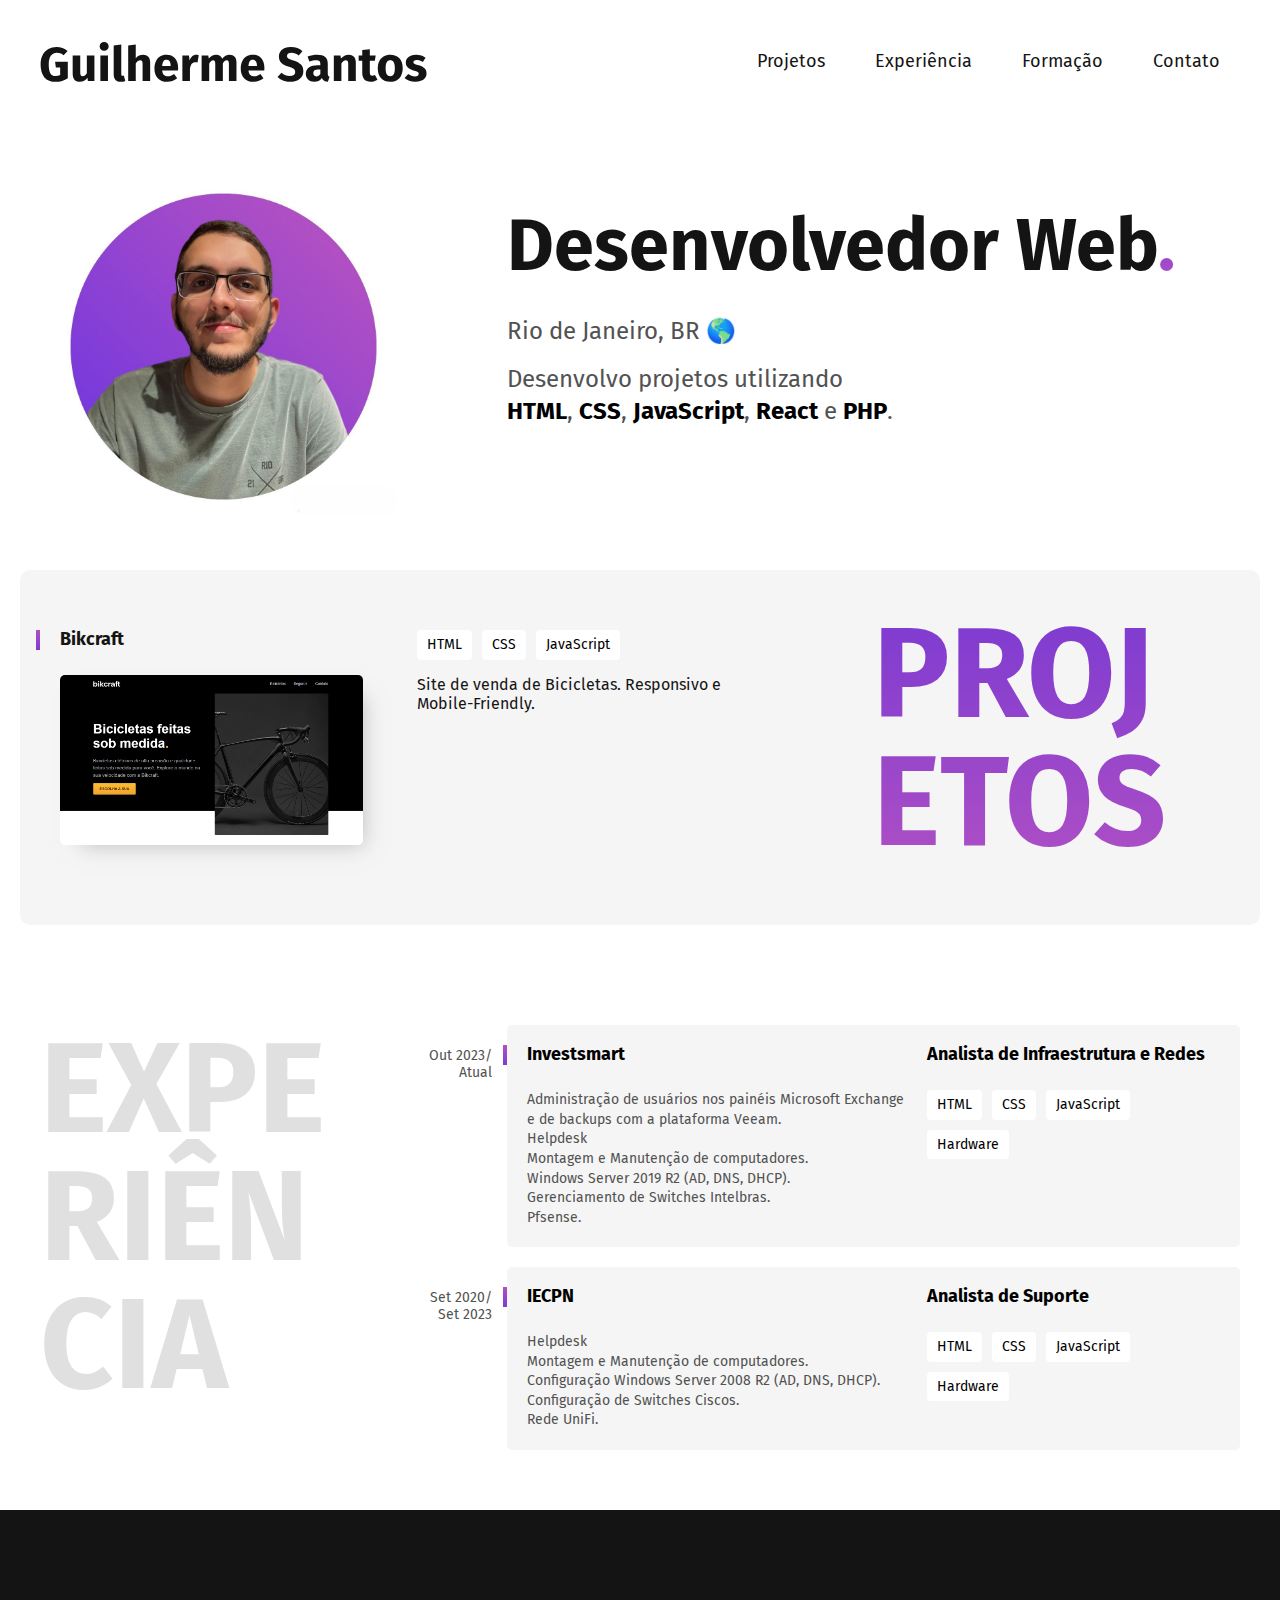
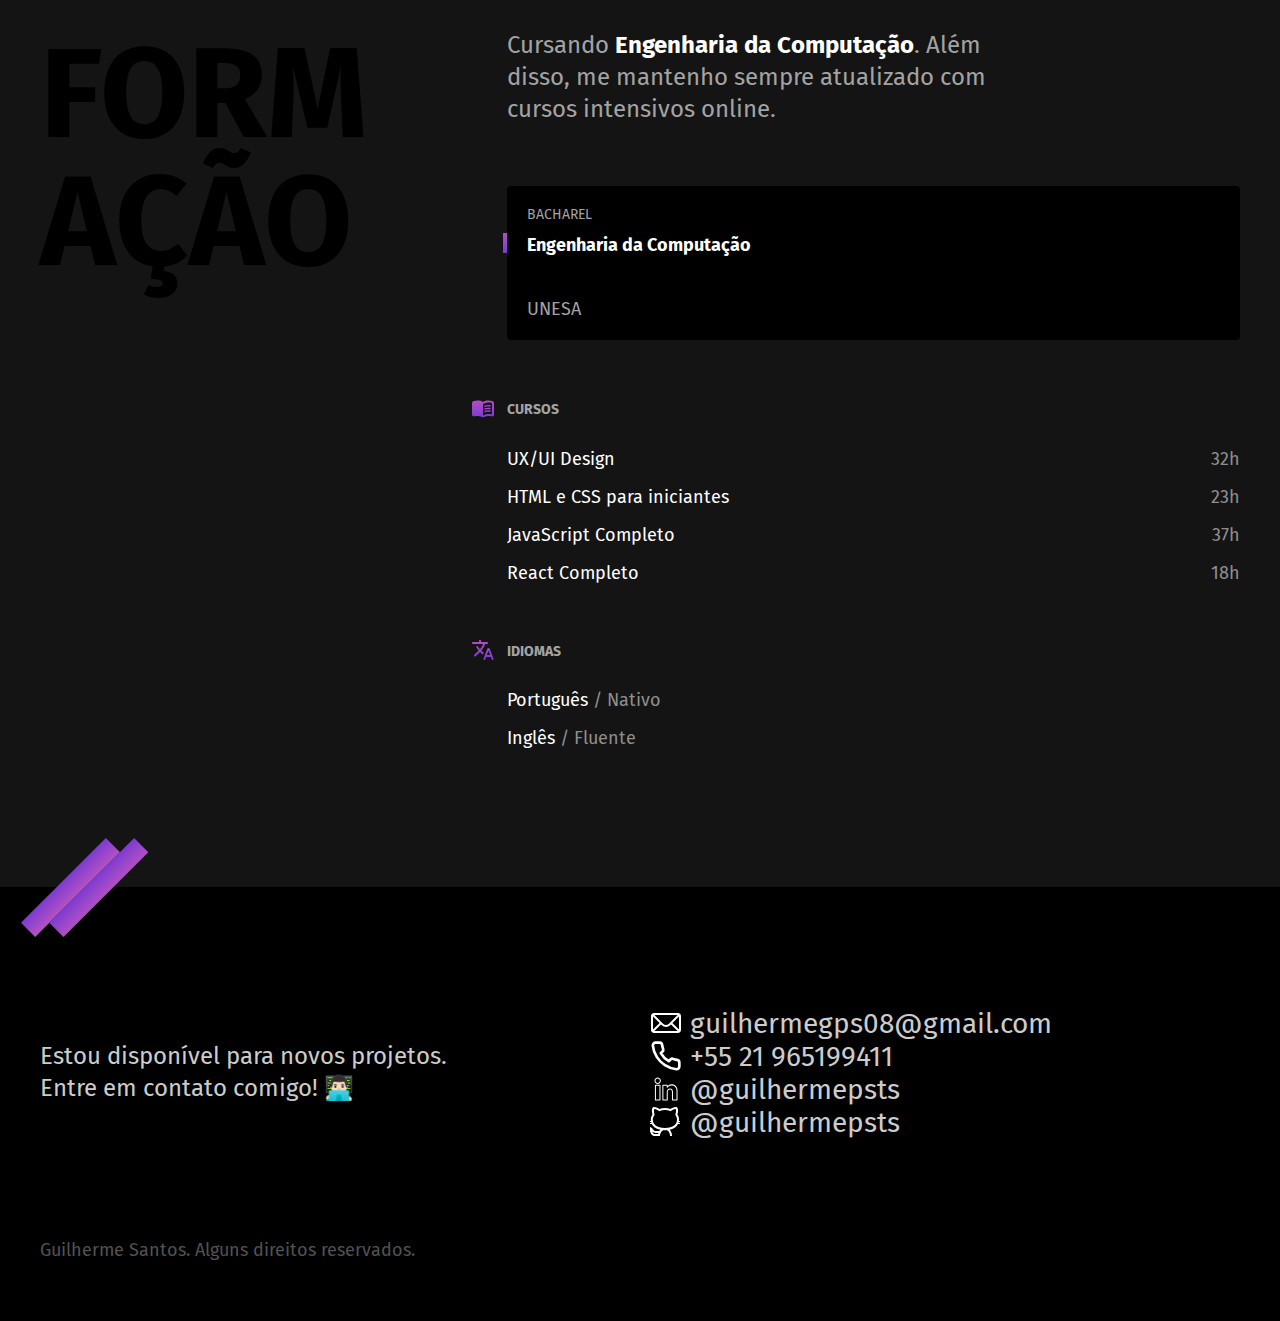
<file: index.html>
<!DOCTYPE html>
<html lang="pt-br">
  <head>
    <meta charset="UTF-8" />
    <meta http-equiv="X-UA-Compatible" content="IE=edge" />
    <meta name="viewport" content="width=device-width, initial-scale=1.0" />
    <title>Guilherme Santos - Desenvolvedor Web</title>
    <meta
      name="description"
      content="Portfolio Guilherme Santos - Desenvolvedor Front End & UX/UI Designer"
    />
    <link rel="stylesheet" href="./css/style.css" />
    <link rel="shortcut icon" href="./img/favicon.svg" type="image/x-icon" />
    <link rel="preconnect" href="https://fonts.googleapis.com" />
    <link rel="preconnect" href="https://fonts.gstatic.com" crossorigin />
    <link
      href="https://fonts.googleapis.com/css2?family=Fira+Sans:wght@400;700&display=swap"
      rel="stylesheet"
    />
  </head>

  <body>
    <header class="header">
      <img
        src="./img/Guilherme_Santos.svg"
        alt="Guilherme Santos"
        width="387"
        height="40"
      />
      <nav>
        <ul class="header-menu">
          <li><a href="#projetos">Projetos</a></li>
          <li><a href="#experiencia">Experiência</a></li>
          <li><a href="#formacao">Formação</a></li>
          <li><a href="#contato">Contato</a></li>
        </ul>
      </nav>
    </header>

    <main class="introducao">
      <img
        src="./img/perfil.jpg"
        alt="Guilherme Santos"
        width="1024"
        height="2070"
      />
      <div>
        <h1>Desenvolvedor Web<span class="gradient">.</span></h1>
        <p>Rio de Janeiro, BR 🌎</p>
        <br />
        <p class="experiencia-texto">
          Desenvolvo projetos utilizando <br />
          <strong>HTML</strong>, <strong>CSS</strong>,
          <strong>JavaScript</strong>, <strong>React</strong> e
          <strong>PHP</strong>.
        </p>
      </div>
    </main>

    <section class="projetos" id="projetos" aria-label="Projetos">
      <div class="projeto">
        <h3 class="projeto-titulo">Bikcraft</h3>
        <ul class="projeto-habilidades">
          <li>HTML</li>
          <li>CSS</li>
          <li>JavaScript</li>
        </ul>
        <a href="./projeto-bikcraft/index.html"
          ><img src="./img/sitebk-print.jpg" alt=""
        /></a>
        <p>Site de venda de Bicicletas. Responsivo e Mobile-Friendly.</p>
      </div>
      <h2 class="subtitulo gradient">Projetos</h2>
    </section>

    <section class="experiencia" id="experiencia" aria-label="Experiência">
      <h2 class="subtitulo">Experiência</h2>

      <div>
        <div class="empresa">
          <span class="empresa-ano">Out 2023/ Atual</span>
          <h3 class="empresa-titulo">Investsmart</h3>
          <span class="empresa-titulo">Analista de Infraestrutura e Redes</span>
          <p class="empresa-texto">
            Administração de usuários nos painéis Microsoft Exchange e de
            backups com a plataforma Veeam. <br />
            Helpdesk <br />
            Montagem e Manutenção de computadores. <br />
            Windows Server 2019 R2 (AD, DNS, DHCP). <br />
            Gerenciamento de Switches Intelbras. <br />
            Pfsense.
          </p>
          <ul class="empresa-habilidades">
            <li>HTML</li>
            <li>CSS</li>
            <li>JavaScript</li>
            <li>Hardware</li>
          </ul>
        </div>

        <div class="empresa">
          <span class="empresa-ano">Set 2020/ Set 2023</span>
          <h3 class="empresa-titulo">IECPN</h3>
          <span class="empresa-titulo">Analista de Suporte</span>
          <p class="empresa-texto">
            Helpdesk <br />
            Montagem e Manutenção de computadores. <br />
            Configuração Windows Server 2008 R2 (AD, DNS, DHCP). <br />
            Configuração de Switches Ciscos. <br />
            Rede UniFi.
          </p>
          <ul class="empresa-habilidades">
            <li>HTML</li>
            <li>CSS</li>
            <li>JavaScript</li>
            <li>Hardware</li>
          </ul>
        </div>
      </div>
    </section>

    <section class="formacao" id="formacao" aria-label="Formação">
      <div class="formacao-container">
        <h2 class="subtitulo">Formação</h2>

        <div>
          <p class="formacao-texto">
            Cursando <strong>Engenharia da Computação</strong>. Além disso, me
            mantenho sempre atualizado com cursos intensivos online.
          </p>

          <ul class="faculdade-lista">
            <li class="faculdade">
              <span class="faculdade-tipo">Bacharel</span>
              <h3 class="faculdade-curso">Engenharia da Computação</h3>
              <span class="faculdade-instituicao">UNESA</span>
            </li>
          </ul>

          <div class="formacao-extra">
            <div class="cursos">
              <h3>Cursos</h3>
              <ul>
                <li>UX/UI Design <span>32h</span></li>
                <li>HTML e CSS para iniciantes <span>23h</span></li>
                <li>JavaScript Completo <span>37h</span></li>
                <li>React Completo <span>18h</span></li>
              </ul>
            </div>
            <div class="idiomas">
              <h3>Idiomas</h3>
              <ul>
                <li>Português <span>/ Nativo</span></li>
                <li>Inglês <span>/ Fluente</span></li>
              </ul>
            </div>
          </div>
        </div>
      </div>
    </section>

    <footer class="footer" id="contato">
      <div class="footer-container">
        <p class="footer-texto">
          Estou disponível para novos projetos. <br />
          Entre em contato comigo! 👨🏻‍💻
        </p>
        <ul class="footer-contato">
          <div class="mail">
            <li><a href="mailto:guilhermegps08@gmail.com">guilhermegps08@gmail.com</a></li>
          </div>
          <div class="phone">
            <li><a href="https://wa.me/5521965199411" target="_blank">+55 21 965199411</a></li>
          </div>
          <div class="linkedin">
            <li>
              <a
                href="https://www.linkedin.com/in/guilhermepsts/"
                target="_blank"
                >@guilhermepsts</a
              >
            </li>
          </div>
          <div class="git">
            <li>
              <a href="https://github.com/guilhermepsts" target="_blank"
                >@guilhermepsts</a
              >
            </li>
          </div>
        </ul>
        <p class="footer-copy">Guilherme Santos. Alguns direitos reservados.</p>
      </div>
    </footer>
  </body>
</html>
</file>
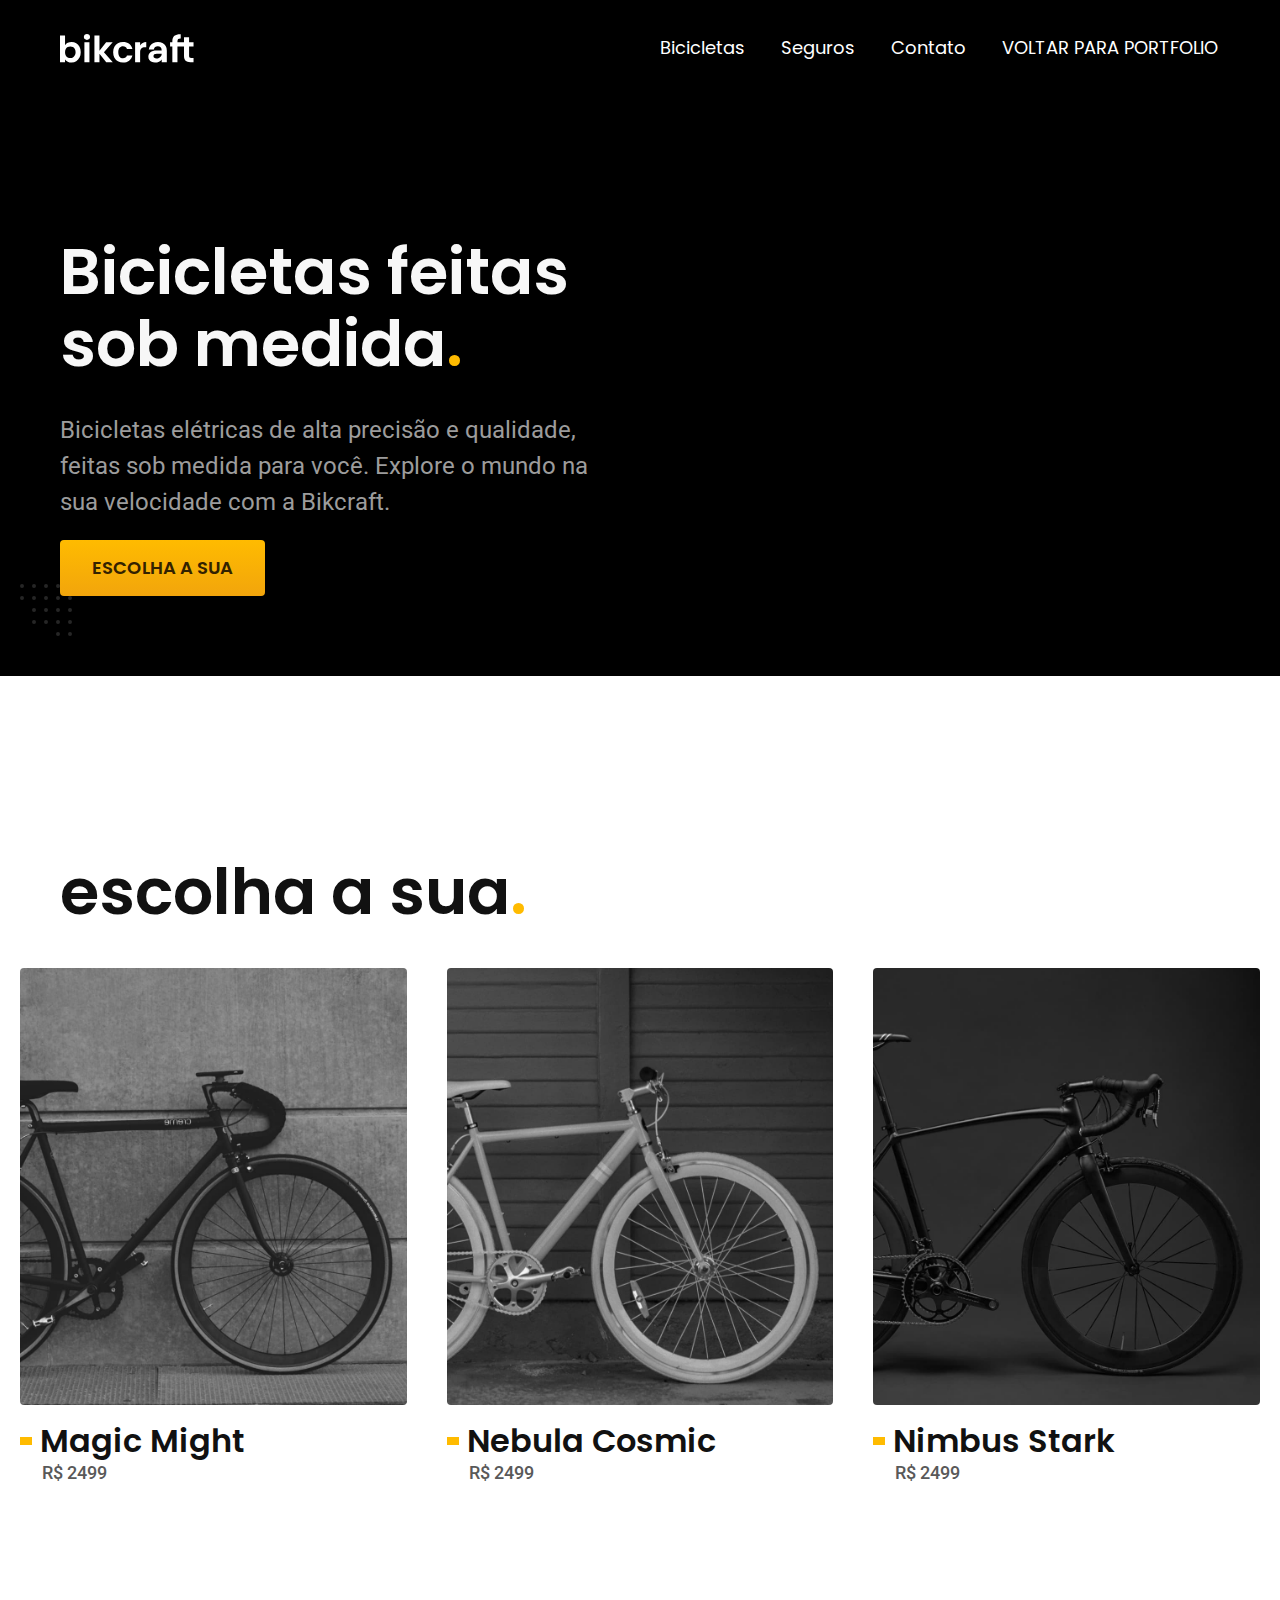
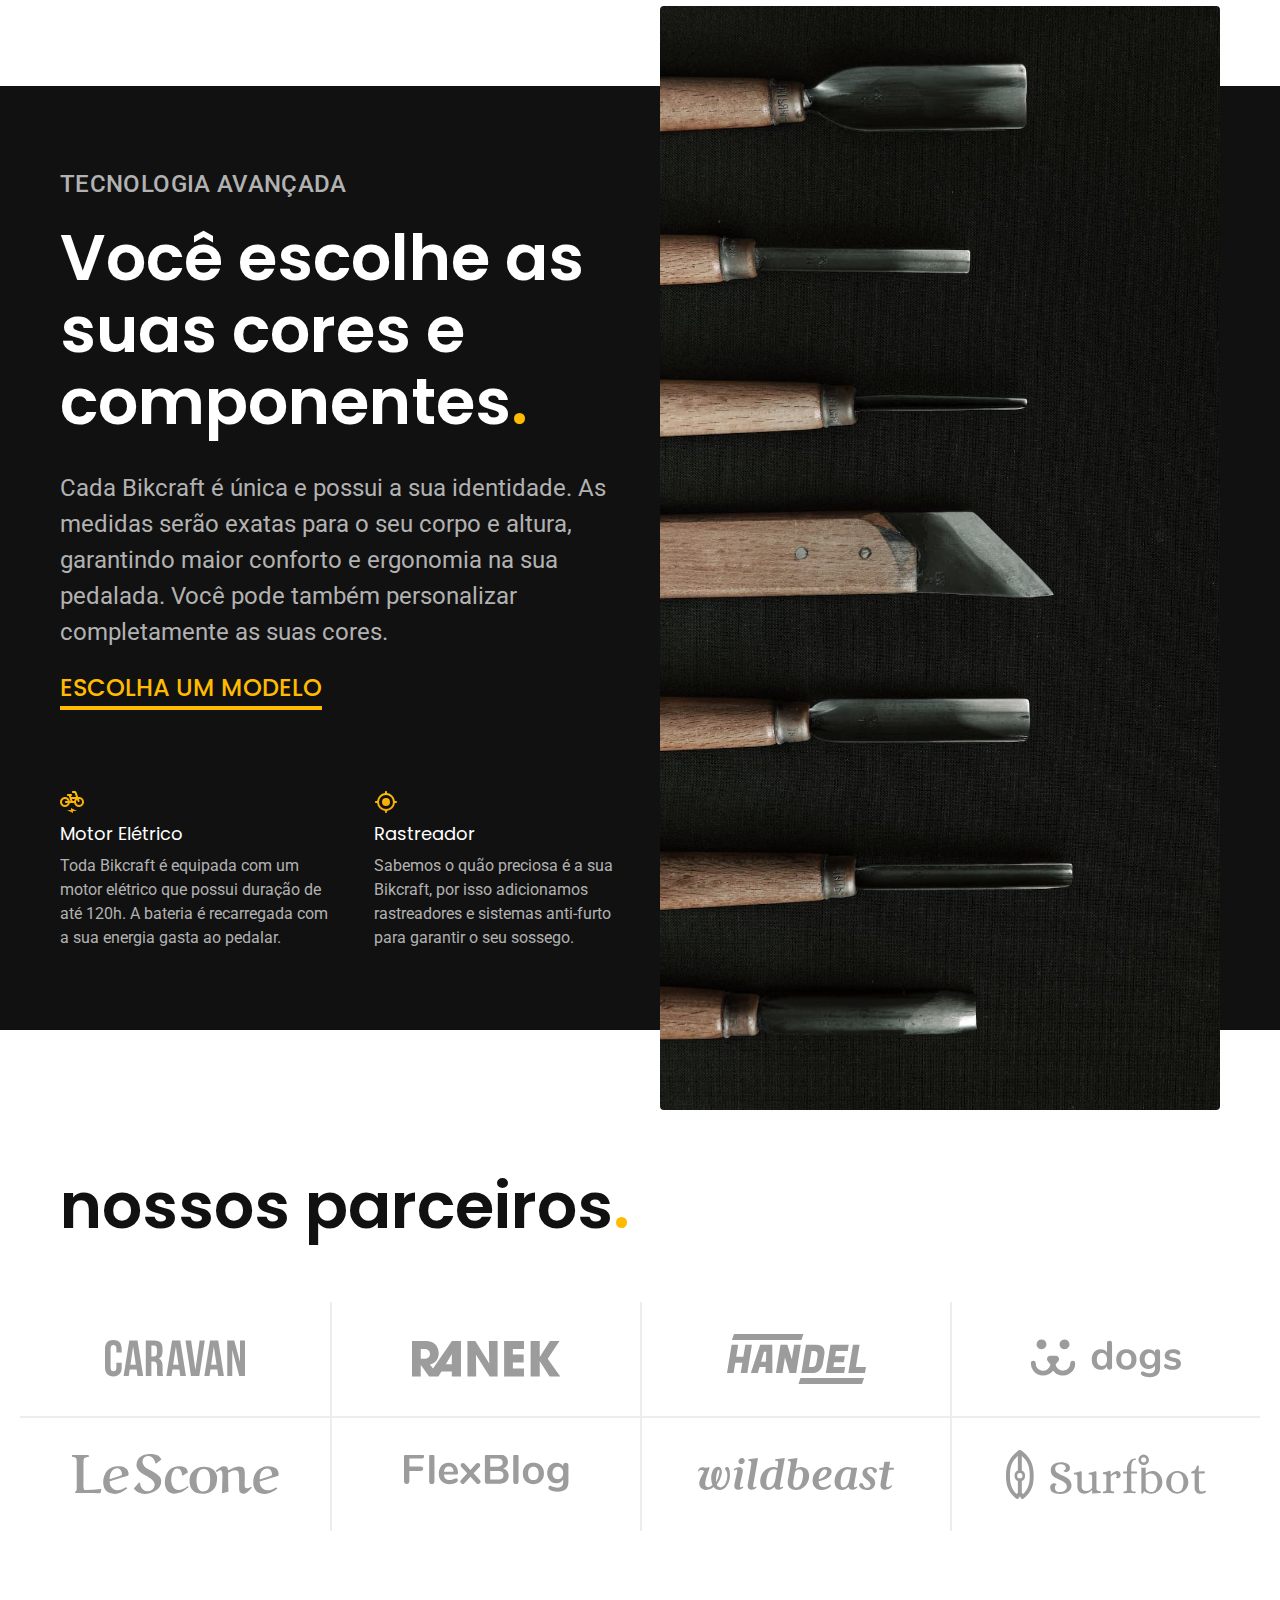
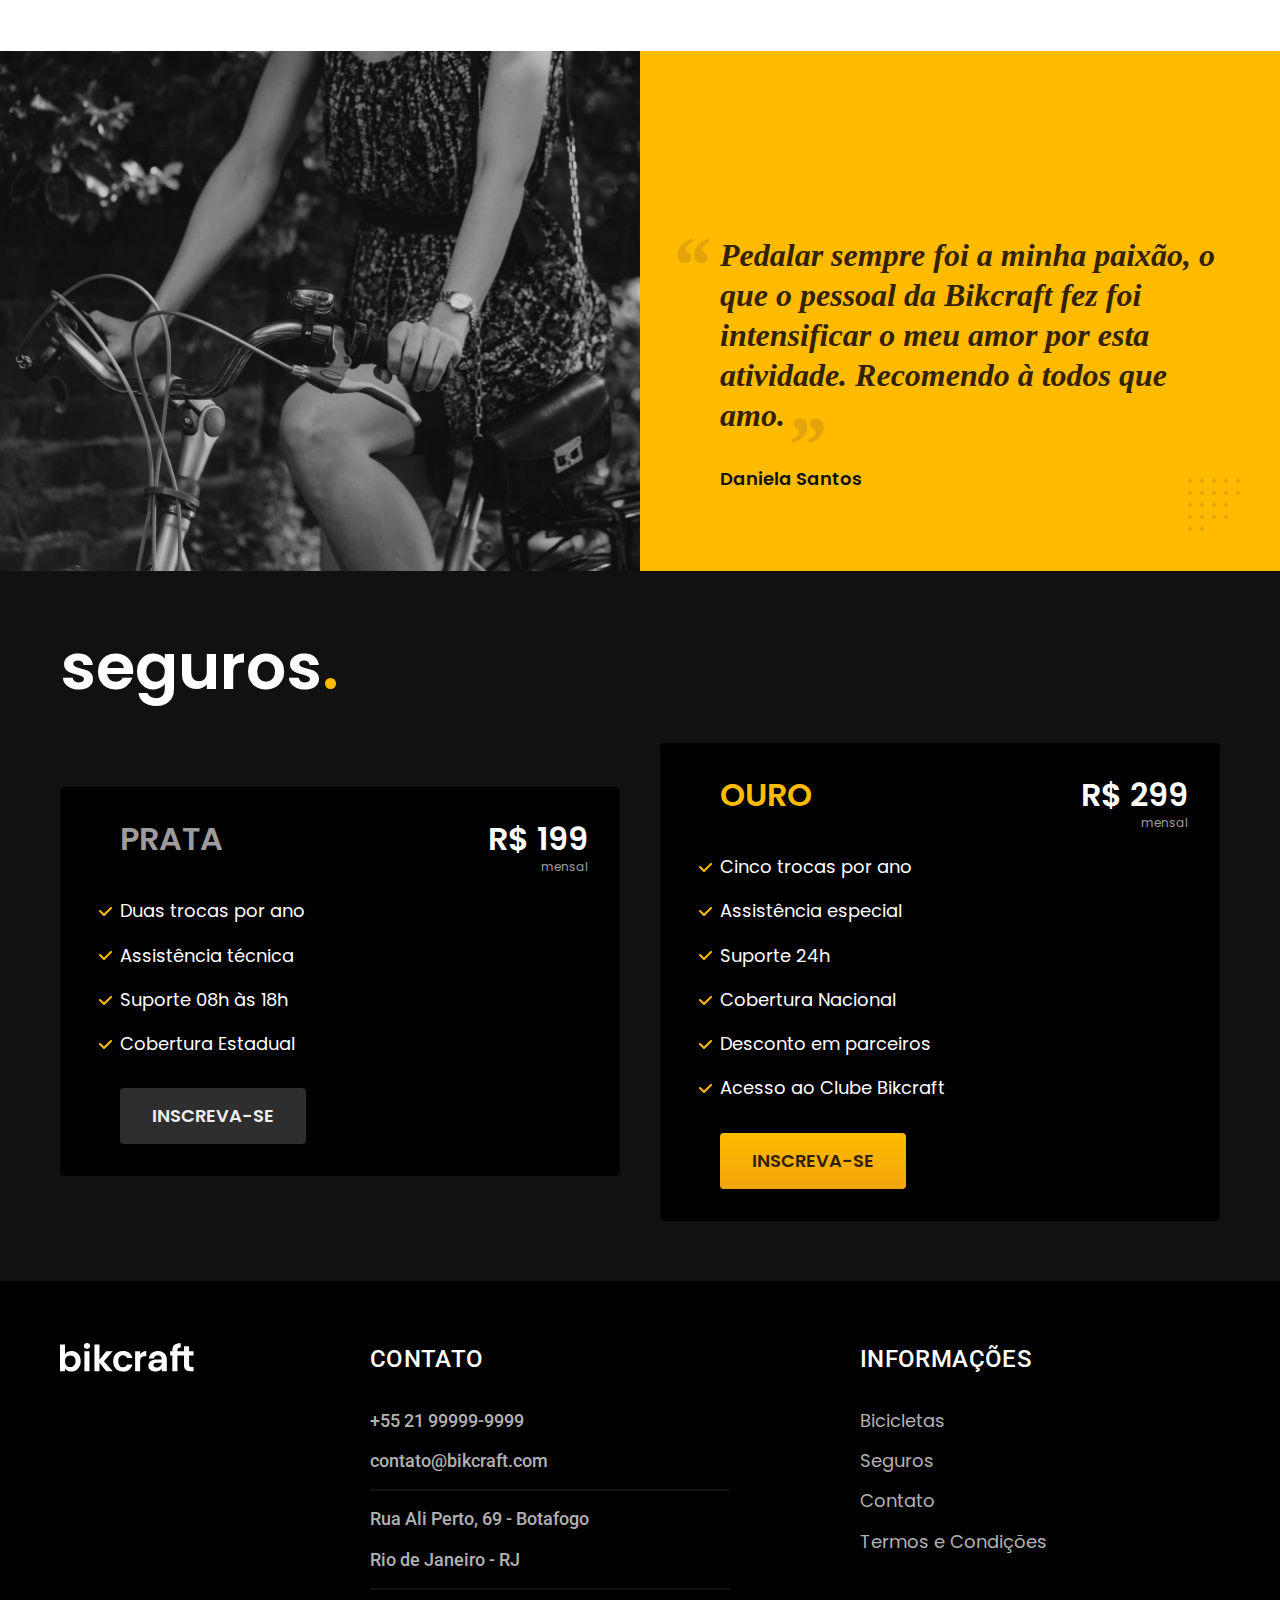
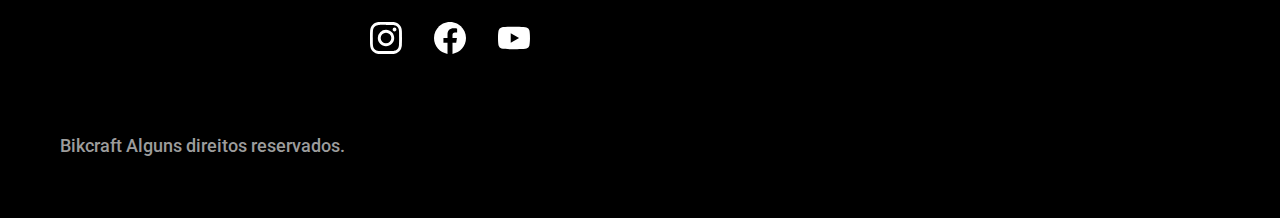
<file: projeto-bikcraft/index.html>
<!DOCTYPE html>
<html lang="pt-br">
<head>
    <meta charset="UTF-8">
    <meta name="viewport" content="width=device-width, initial-scale=1.0">
    <title>Bikcraft - Bicicletas Elétricas</title>
    <meta name="description" content="Bicicletas elétricas de alta precisão e qualidade,  feitas sob medida para o cliente. Explore o mundo na sua velocidade com a Bikcraft.">
    <link rel="icon" href="./img/bikcraft.svg" type="image/x-icon">
    <link rel="preload" href="./css/style.css" as="style">
    <link rel="stylesheet" href="./css/style.css">
    <link rel="preconnect" href="https://fonts.googleapis.com">
    <link rel="preconnect" href="https://fonts.gstatic.com" crossorigin>
    <link href="https://fonts.googleapis.com/css2?family=Poppins:wght@400;600&family=Roboto:wght@400;500&display=swap" rel="stylesheet">    
    
</head>
<body>
    <header class="header-bg">
        <div class="header container">
            <a href="./index.html">
                <img src="./img/bikcraft.svg" alt="bikcraft">
            </a>
            
            <nav aria-label="primaria">
                <ul class="header-menu font-1-m cor-0">
                    <li><a href="./bicicletas.html">Bicicletas</a></li>
                    <li><a href="./seguros.html">Seguros</a></li>
                    <li><a href="./contato.html">Contato</a></li>
                    <li><a href="/index.html">VOLTAR PARA PORTFOLIO</a></li>
                </ul>
            </nav>
        </div>
    </header>

    <main class="introducao-bg">
        <div class="introducao container">
            <div class="introducao-conteudo">
                <h1 class="font-1-xxl cor-0 fadeInDown" data-anime="200">Bicicletas feitas sob medida<span class="detalhe">.</span></h1>
                <p class="font-2-l cor-5 fadeInDown" data-anime="400">Bicicletas elétricas de alta precisão e qualidade, feitas sob medida para você. Explore o mundo na sua velocidade com a Bikcraft.</p>
                <a class="botao fadeInDown" data-anime="600" href="./bicicletas.html">Escolha a sua</a>
            </div>
            <picture class="fadeInRight" data-anime="800">
                <source media="(max-width: 800px)" srcset="./img/bicicletas/nimbus.jpg">
                <img src="./img/fotos/introducao.jpg" alt="Bicicleta elétrica preta">
            </picture>
        </div>
    </main>

    <article class="bicicletas-lista">
        <h2 class="font-1-xxl container">escolha a sua<span class="detalhe">.</span></h2>

        <ul>
            <li>
                <a href="./bicicletas/magic.html">
                    <img src="./img/bicicletas/magic-home.jpg" alt="">
                    <h3 class="font-1-xl ">Magic Might</h3>
                    <span class="font-2-m cor-8">R$ 2499</span>
                </a>
            </li>
            <li>
                <a href="./bicicletas/nebula.html">
                    <img src="./img/bicicletas/nebula-home.jpg" alt="">
                    <h3 class="font-1-xl ">Nebula Cosmic</h3>
                    <span class="font-2-m cor-8">R$ 2499</span>
                </a>
            </li>
            <li>
                <a href="./bicicletas/nimbus.html">
                    <img src="./img/bicicletas/nimbus-home.jpg" alt="">
                    <h3 class="font-1-xl ">Nimbus Stark</h3>
                    <span class="font-2-m cor-8">R$ 2499</span>
                </a>
            </li>
        </ul>
    </article>

    <article class="tecnologia-bg">
        <div class="tecnologia container">
            <div class="tecnologia-conteudo">
                <span class="font-2-l-b cor-5">Tecnologia Avançada</span>
                <h2 class="font-1-xxl cor-0">Você escolhe as suas cores e componentes<span class="detalhe">.</span></h2>
                <p class="font-2-l cor-5">Cada Bikcraft é única e possui a sua identidade. As medidas serão exatas para o seu corpo e altura, garantindo maior conforto e ergonomia na sua pedalada. Você pode também personalizar completamente as suas cores.</p>
                <a class="link" href="./bicicletas.html"> Escolha um Modelo</a>

                <div class="tecnologia-vantagens">
                    <div class="">
                        <img src="./img/icones/eletrica.svg" alt="">
                        <h3 class="font-1-m cor-0">Motor Elétrico</h3>
                        <p class="font-2-s cor-5">Toda Bikcraft é equipada com um motor elétrico que possui duração de até 120h. A bateria é recarregada com a sua energia gasta ao pedalar.</p>
                    </div>
                    <div class="">
                        <img src="./img/icones/rastreador.svg" alt="">
                        <h3 class="font-1-m cor-0">Rastreador</h3>
                        <p class="font-2-s cor-5">Sabemos o quão preciosa é a sua Bikcraft, por isso adicionamos rastreadores e sistemas anti-furto para garantir o seu sossego.</p>
                    </div>
                </div>
            </div>

            <div class="tecnologia-imagem">
                <img src="./img/fotos/tecnologia.jpg" alt="">
            </div>
        </div>
    </article>

    <section class="parceiros" aria-label="Nossos Parceiros">
        <h2 class="font-1-xxl container">nossos parceiros<span class="detalhe">.</span></h2>

        <ul>
            <li><img src="./img/parceiros/caravan.svg" alt="Caravan"></li>
            <li><img src="./img/parceiros/ranek.svg" alt="ranek"></li>
            <li><img src="./img/parceiros/handel.svg" alt="handelan"></li>
            <li><img src="./img/parceiros/dogs.svg" alt="dogsn"></li>
            <li><img src="./img/parceiros/lescone.svg" alt="lesconevan"></li>
            <li><img src="./img/parceiros/flexblog.svg" alt="flexblog"></li>
            <li><img src="./img/parceiros/wildbeast.svg" alt="wildbest"></li>
            <li><img src="./img/parceiros/surfbot.svg" alt="surfbot"></li>
        </ul>

    </section>

    <section class="depoimento" aria-label="depoimento">
        <div class="">
            <img src="./img/fotos/depoimento.jpg" alt="Pessoa pedalando ">
        </div>
        <div class="depoimento-conteudo">
            <blockquote class="font-1-xl cor-p5">
                <p>Pedalar sempre foi a minha paixão, o que o pessoal da Bikcraft fez foi intensificar o meu amor por esta atividade. Recomendo à todos que amo.</p>
            </blockquote>
            <span class="font-1-m-b cor-p">Daniela Santos</span>
        </div>
    </section>

    <article class="seguros-bg">
        <div class="seguros container">
            <h2 class="font-1-xxl cor-0">seguros<span class="detalhe">.</span></h2>
            <div class="seguros-item">
                <h3 class="font-1-xl cor-6">PRATA</h3>
                <span class="font-1-xl cor-0">R$ 199 <span class="font-1-xs cor-6">mensal</span></span>
                <ul class="font-1-m cor-0"> 
                    <li>Duas trocas por ano</li>
                    <li>Assistência técnica</li>
                    <li>Suporte 08h às 18h</li>
                    <li>Cobertura Estadual</li>
                </ul>
                <a class="botao secundario" href="./orcamento.html">Inscreva-se</a>
            </div>

            <div class="seguros-item">
                <h3 class="font-1-xl cor-p1">OURO</h3>
                <span class="font-1-xl cor-0">R$ 299 <span class="font-1-xs cor-6">mensal</span></span>
                <ul class="font-1-m cor-0"> 
                    <li>Cinco trocas por ano</li>
                    <li>Assistência especial</li>
                    <li>Suporte 24h</li>
                    <li>Cobertura Nacional</li>
                    <li>Desconto em parceiros</li>
                    <li>Acesso ao Clube Bikcraft</li>
                </ul>
                <a class="botao" href="./orcamento.html">Inscreva-se</a>
            </div>

        </div>
    </article>

    <footer class="footer-bg">
        <div class="footer container">
            <img src="./img/bikcraft.svg" alt="Bikcraft">
            <div class="footer-contato">
                <h3 class="font-2-l-b cor-0">Contato</h3>
                <ul class="font-2-m cor-5">
                    <li><a href="tel:+5521999999999">+55 21 99999-9999</a></li>
                    <li><a href="mailto:contato@bikcraft.com">contato@bikcraft.com</a></li>
                    <li>Rua Ali Perto, 69 - Botafogo</li>
                    <li>Rio de Janeiro - RJ</li>
                </ul>
                <div class="footer-redes">
                    <a href="./">
                        <img src="./img/redes/instagram.svg" alt="Instagram">
                    </a>
                    <a href="./">
                        <img src="./img/redes/facebook.svg" alt="Facebook">
                    </a>
                    <a href="./">
                        <img src="./img/redes/youtube.svg" alt="Youtube">
                    </a>

                </div>
            </div>
            <div class="footer-informacoes">
                <h3 class="font-2-l-b cor-0">Informações</h3>
                <nav>
                    <ul class="font-1-m cor-5">                 
                        <li><a href="./bicicletas.html">Bicicletas</a></li>
                        <li><a href="./seguros.html">Seguros</a></li>
                        <li><a href="./contato.html">Contato</a></li>
                        <li><a href="./termos.html">Termos e Condições</a></li>
                    </ul>
                </nav>
            </div>
            <p class="footer-copy font-2-m cor-6">Bikcraft Alguns direitos reservados.</p>
        </div>
    </footer>

    <script src="./js/plugin/simple-anime.js"></script>
    <script src="./js/script.js"></script>
</body>
</html>
</file>
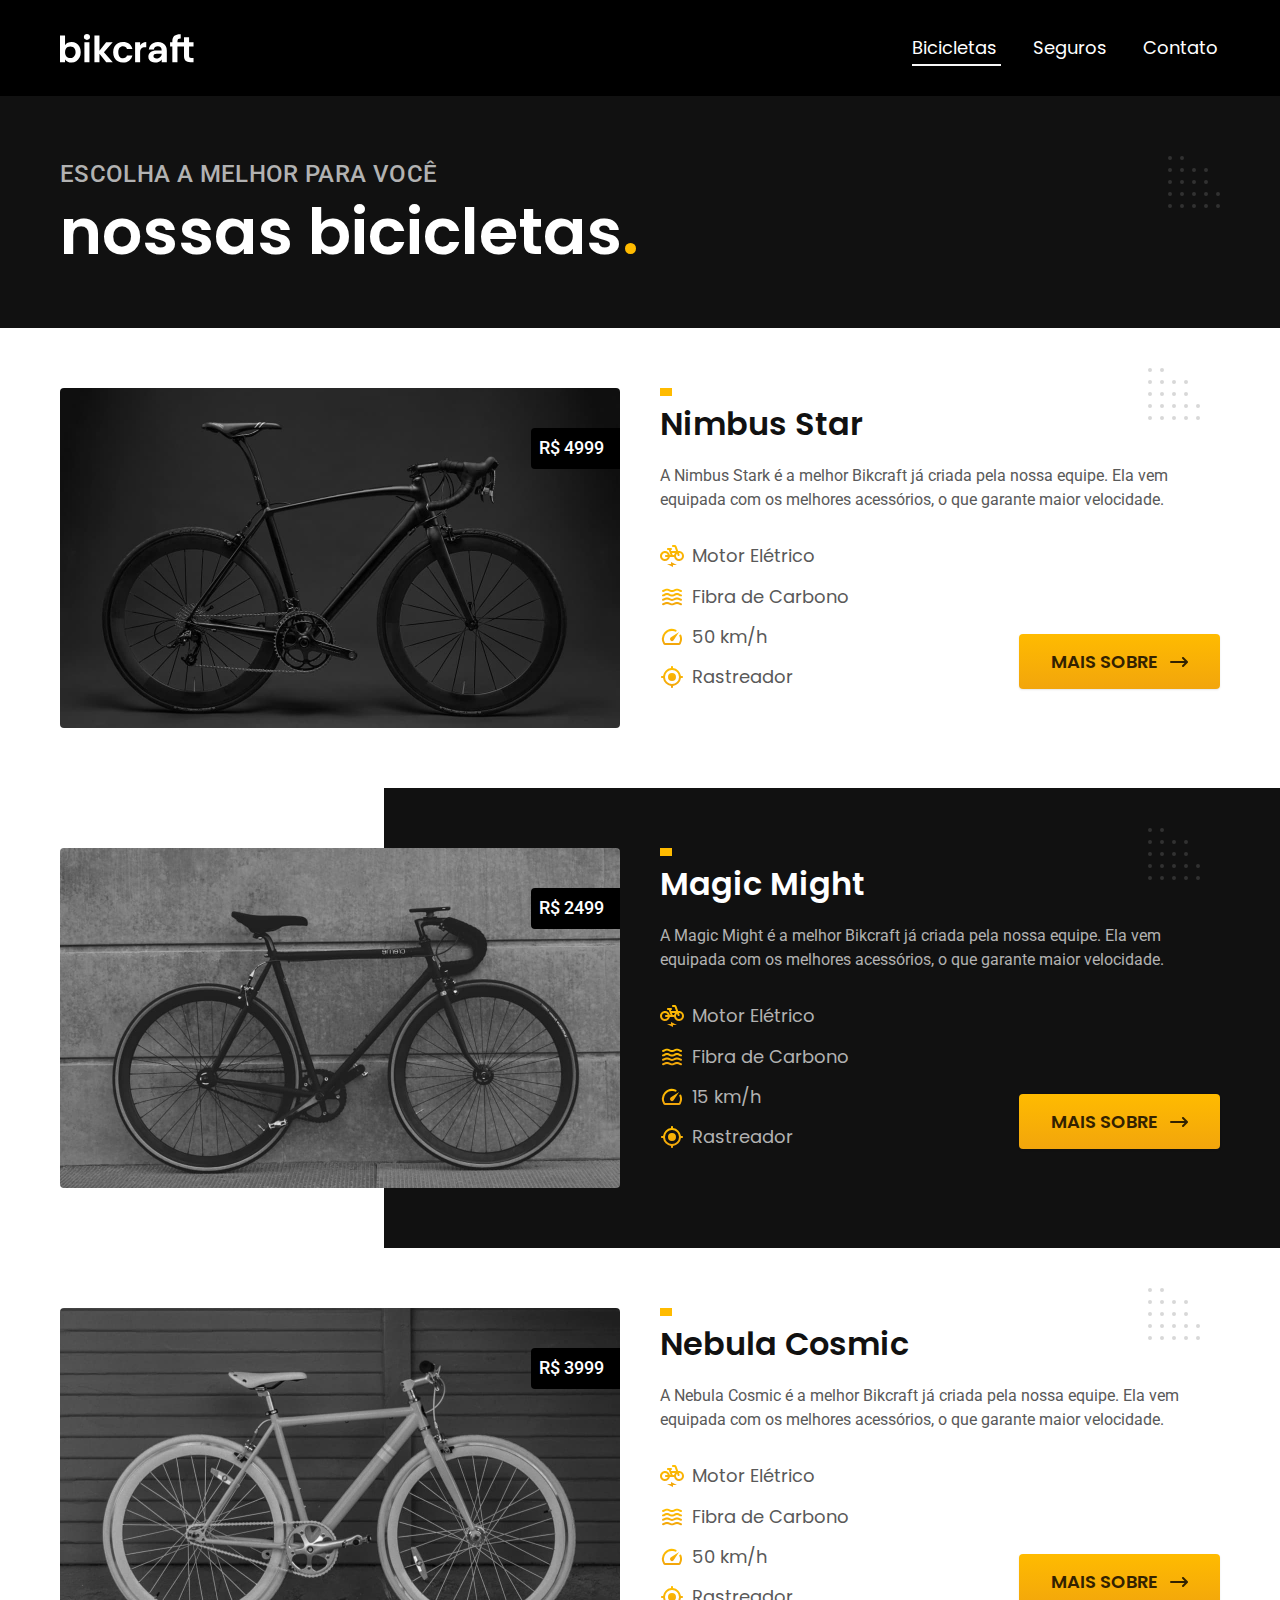
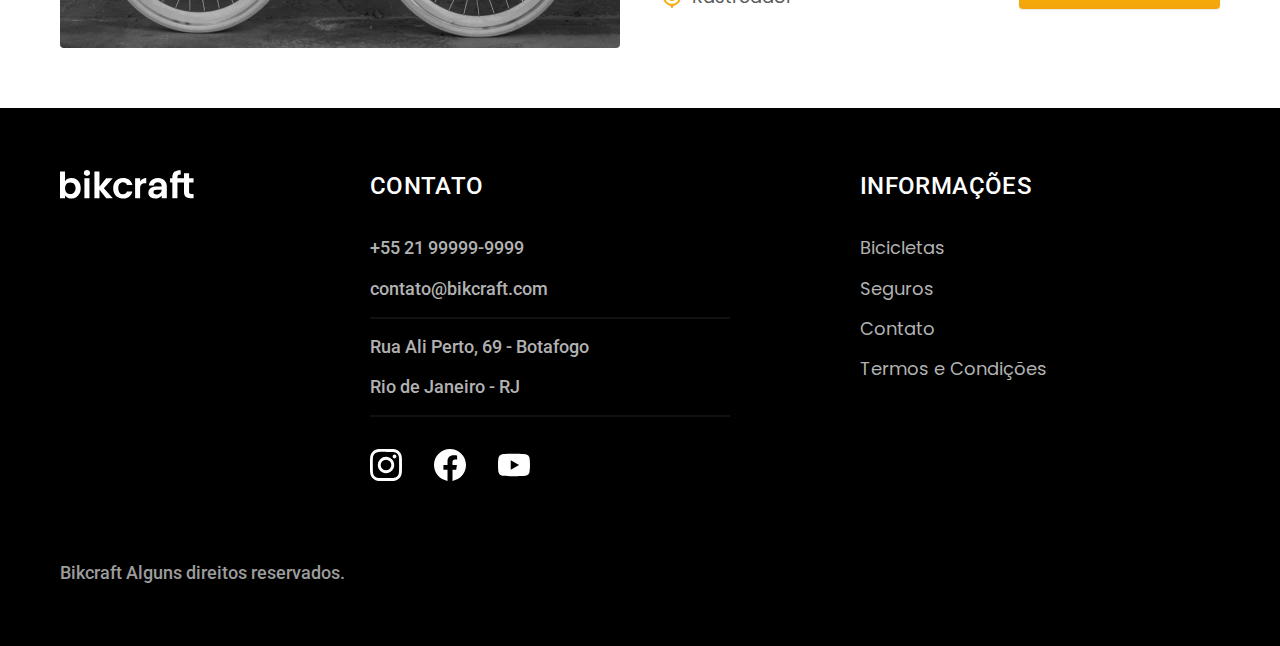
<file: projeto-bikcraft/bicicletas.html>
<!DOCTYPE html>
<html lang="pt-br">
<head>
    <meta charset="UTF-8">
    <meta name="viewport" content="width=device-width, initial-scale=1.0">
    <title>Bicicletas - Bikcraft</title>
    <meta name="description" content="Bicicletas elétricas de alta precisão e qualidade,  feitas sob medida para o cliente. Explore o mundo na sua velocidade com a Bikcraft.">
    <link rel="icon" href="./img/bikcraft.svg" type="image/x-icon">
    
    <link rel="preload" href="./css/style.css" as="style">
    <link rel="stylesheet" href="./css/style.css">
    <link rel="preconnect" href="https://fonts.googleapis.com">
    <link rel="preconnect" href="https://fonts.gstatic.com" crossorigin>
    <link href="https://fonts.googleapis.com/css2?family=Poppins:wght@400;600&family=Roboto:wght@400;500&display=swap" rel="stylesheet">    
    
</head>
<body id="bicicletas">
    <header class="header-bg">
        <div class="header container">
            <a href="./index.html">
                <img src="./img/bikcraft.svg" alt="bikcraft">
            </a>
            
            <nav aria-label="primaria">
                <ul class="header-menu font-1-m cor-0">
                    <li><a href="./bicicletas.html">Bicicletas</a></li>
                    <li><a href="./seguros.html">Seguros</a></li>
                    <li><a href="./contato.html">Contato</a></li>
                </ul>
            </nav>
        </div>
    </header>

    <main>
        <div class="titulo-bg">
            <div class="titulo container">
                <p class="font-2-l-b cor-5">Escolha a melhor para vocÊ</p>
                <h1 class="font-1-xxl cor-0">nossas bicicletas<span class="cor-p1">.</span></h1>
            </div>
        </div>

        <div class="bicicletas container">
                <div class="bicicletas-imagem">
                    <img src="./img/bicicletas/nimbus.jpg" alt="bicicleta preta">
                    <span class="font-2-m cor-0">R$ 4999</span>
                </div>

                <div class="bicicletas-conteudo">
                    <h2 class="font-1-xl">Nimbus Star</h2>
                    <p class="font-2-s cor-8">A Nimbus Stark é a melhor Bikcraft já criada pela nossa equipe. Ela vem equipada com os melhores acessórios, o que garante maior velocidade.</p>
                    <ul class="font-1-m cor-8">
                        <li><img src="./img/icones/eletrica.svg" alt="">
                            Motor Elétrico
                        </li>
                        <li><img src="./img/icones/carbono.svg" alt="">
                            Fibra de Carbono
                        </li>
                        <li><img src="./img/icones/velocidade.svg" alt="">
                            50 km/h
                        </li>
                        <li><img src="./img/icones/rastreador.svg" alt="">
                            Rastreador
                        </li>
                    </ul>
                    <a class="botao seta" href="./bicicletas/nimbus.html">Mais Sobre</a>
                </div>
        </div>
        

        <div class="bicicletas-bg">
            <div class="bicicletas container">
                <div class="bicicletas-imagem">
                    <img src="./img/bicicletas/magic.jpg" alt="bicicleta preta">
                    <span class="font-2-m cor-0">R$ 2499</span>
                </div>

                <div class="bicicletas-conteudo">
                    <h2 class="font-1-xl cor-0">Magic Might</h2>
                    <p class="font-2-s cor-5">A Magic Might é a melhor Bikcraft já criada pela nossa equipe. Ela vem equipada com os melhores acessórios, o que garante maior velocidade.</p>
                    <ul class="font-1-m cor-5">
                        <li><img src="./img/icones/eletrica.svg" alt="">
                            Motor Elétrico
                        </li>
                        <li><img src="./img/icones/carbono.svg" alt="">
                            Fibra de Carbono
                        </li>
                        <li><img src="./img/icones/velocidade.svg" alt="">
                            15 km/h
                        </li>
                        <li><img src="./img/icones/rastreador.svg" alt="">
                            Rastreador
                        </li>
                    </ul>
                    <a class="botao seta" href="./bicicletas/magic.html">Mais Sobre</a>
                </div>
            </div>
        </div>

        
        <div class="bicicletas container">
                <div class="bicicletas-imagem">
                    <img src="./img/bicicletas/nebula.jpg" alt="bicicleta preta">
                    <span class="font-2-m cor-0">R$ 3999</span>
                </div>

                <div class="bicicletas-conteudo">
                    <h2 class="font-1-xl">Nebula Cosmic</h2>
                    <p class="font-2-s cor-8">A Nebula Cosmic é a melhor Bikcraft já criada pela nossa equipe. Ela vem equipada com os melhores acessórios, o que garante maior velocidade.</p>
                    <ul class="font-1-m cor-8">
                        <li><img src="./img/icones/eletrica.svg" alt="">
                            Motor Elétrico
                        </li>
                        <li><img src="./img/icones/carbono.svg" alt="">
                            Fibra de Carbono
                        </li>
                        <li><img src="./img/icones/velocidade.svg" alt="">
                            50 km/h
                        </li>
                        <li><img src="./img/icones/rastreador.svg" alt="">
                            Rastreador
                        </li>
                    </ul>
                    <a class="botao seta" href="./bicicletas/nebula.html">Mais Sobre</a>
                </div>
        </div>
        
    </main>



    <footer class="footer-bg">
        <div class="footer container">
            <img src="./img/bikcraft.svg" alt="Bikcraft">
            <div class="footer-contato">
                <h3 class="font-2-l-b cor-0">Contato</h3>
                <ul class="font-2-m cor-5">
                    <li><a href="tel:+5521999999999">+55 21 99999-9999</a></li>
                    <li><a href="mailto:contato@bikcraft.com">contato@bikcraft.com</a></li>
                    <li>Rua Ali Perto, 69 - Botafogo</li>
                    <li>Rio de Janeiro - RJ</li>
                </ul>
                <div class="footer-redes">
                    <a href="./">
                        <img src="./img/redes/instagram.svg" alt="Instagram">
                    </a>
                    <a href="./">
                        <img src="./img/redes/facebook.svg" alt="Facebook">
                    </a>
                    <a href="./">
                        <img src="./img/redes/youtube.svg" alt="Youtube">
                    </a>

                </div>
            </div>
            <div class="footer-informacoes">
                <h3 class="font-2-l-b cor-0">Informações</h3>
                <nav>
                    <ul class="font-1-m cor-5">                 
                        <li><a href="./bicicletas.html">Bicicletas</a></li>
                        <li><a href="./seguros.html">Seguros</a></li>
                        <li><a href="./contato.html">Contato</a></li>
                        <li><a href="./termos.html">Termos e Condições</a></li>
                    </ul>
                </nav>
            </div>
            <p class="footer-copy font-2-m cor-6">Bikcraft Alguns direitos reservados.</p>
        </div>
    </footer>
    <script src="./js/script.js"></script>
</body>
</html>
</file>
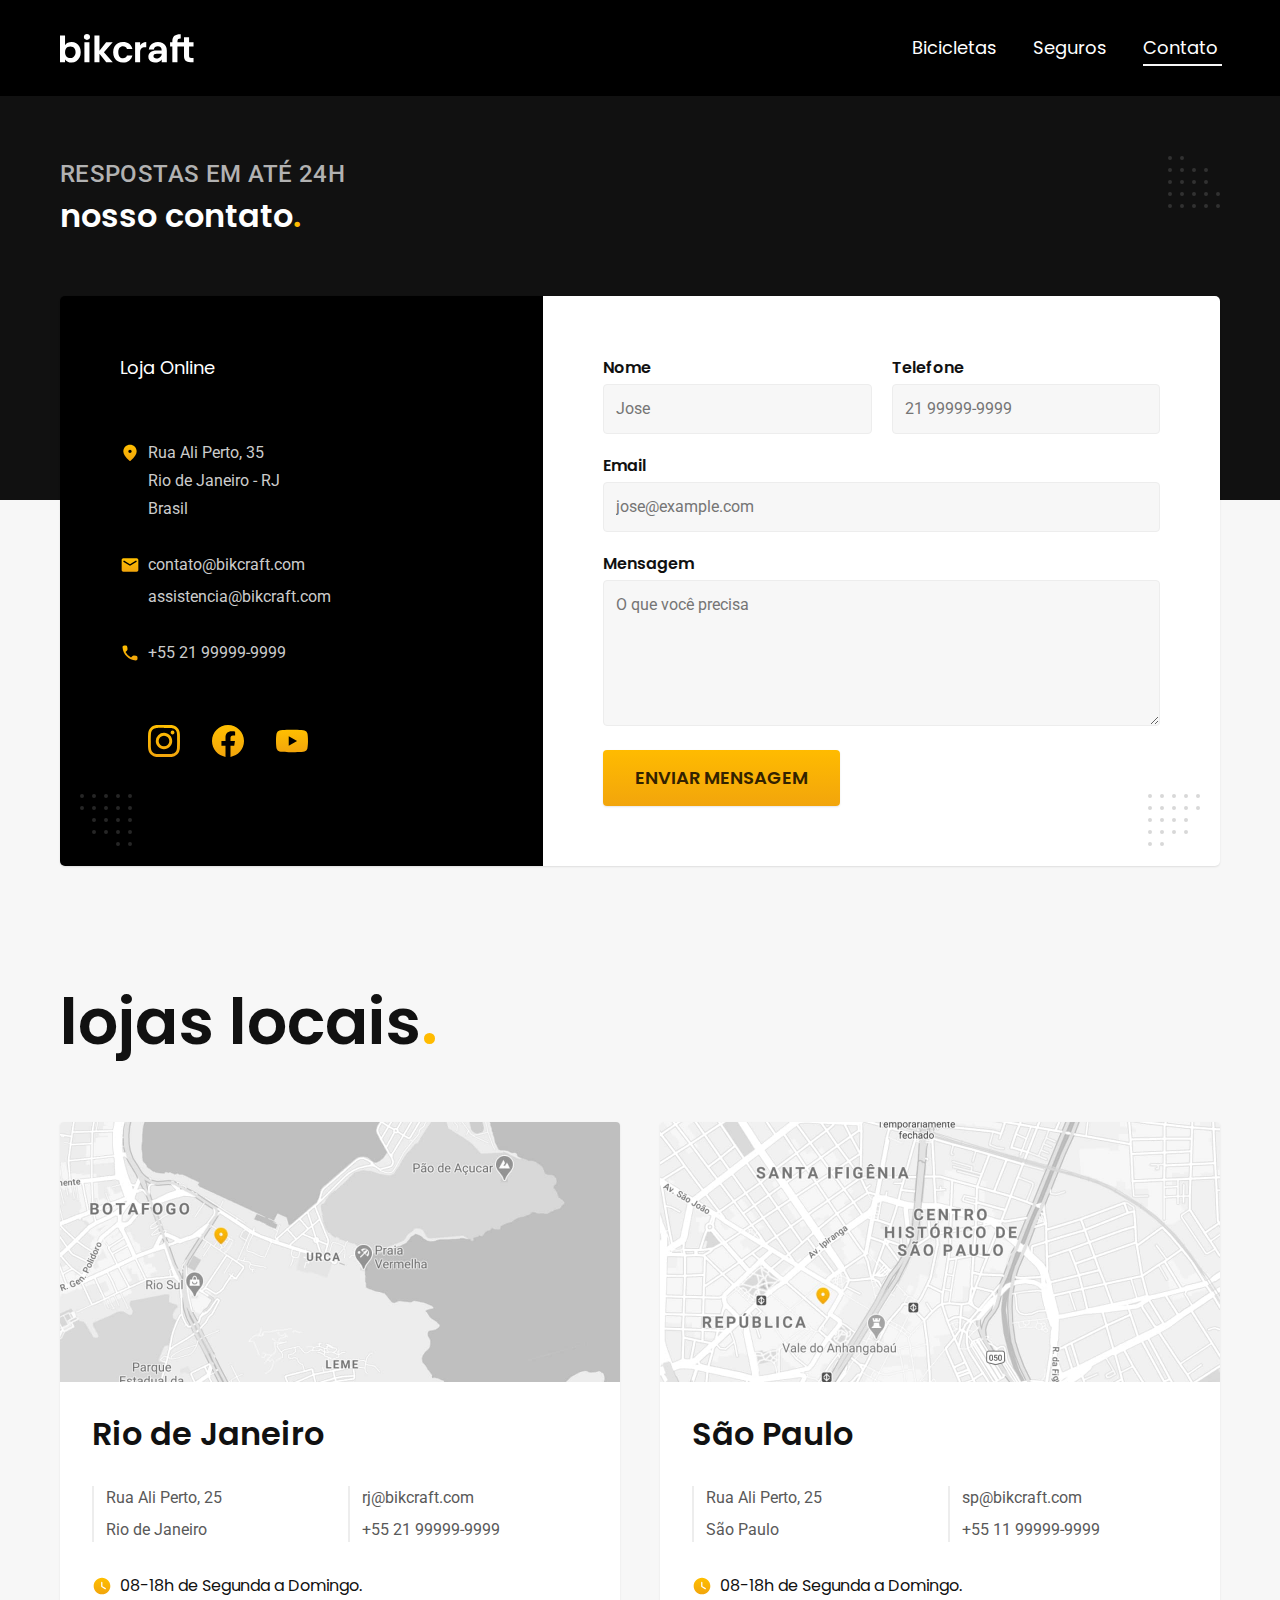
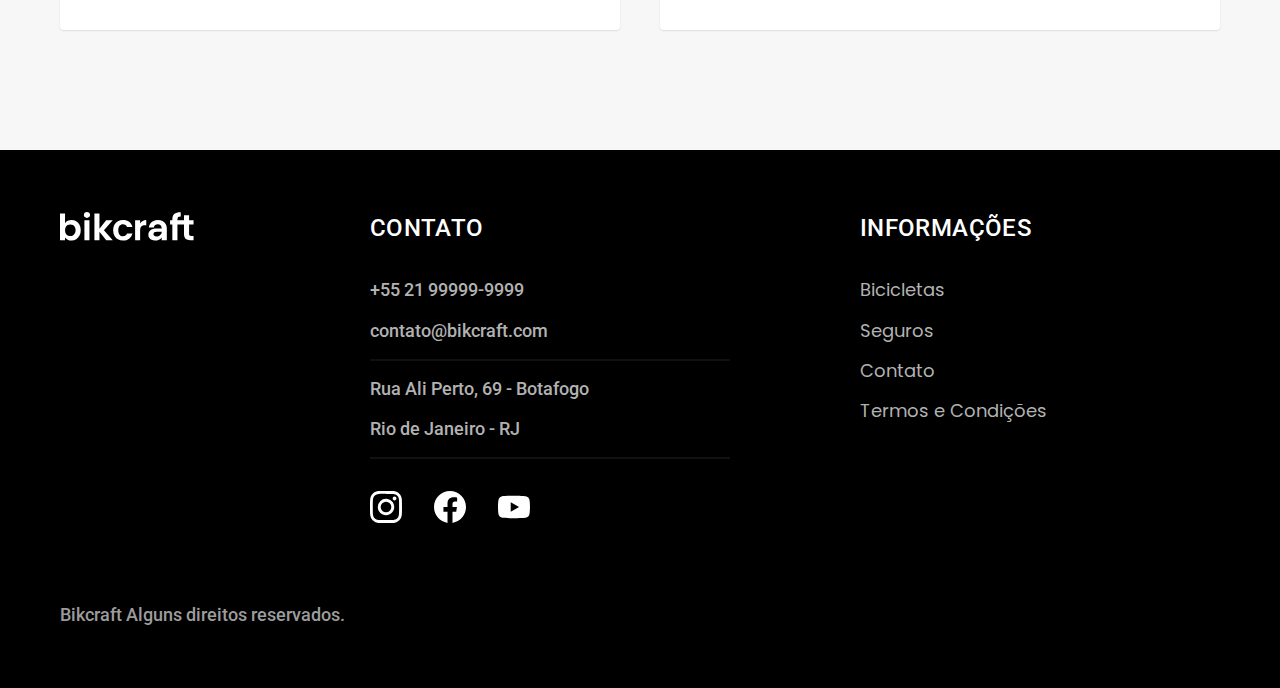
<file: projeto-bikcraft/contato.html>
<!DOCTYPE html>
<html lang="pt-br">
<head>
    <meta charset="UTF-8">
    <meta name="viewport" content="width=device-width, initial-scale=1.0">
    <title>Contato | Bikcraft</title>
    <meta name="description" content="Contato">
    <link rel="icon" href="./img/bikcraft.svg" type="image/x-icon">
    <link rel="preload" href="./css/style.css" as="style">
    <link rel="stylesheet" href="./css/style.css">
    <link rel="preconnect" href="https://fonts.googleapis.com">
    <link rel="preconnect" href="https://fonts.gstatic.com" crossorigin>
    <link href="https://fonts.googleapis.com/css2?family=Poppins:wght@400;600&family=Roboto:wght@400;500&display=swap" rel="stylesheet">    
    
</head>
<body id="contato">
    <header class="header-bg">
        <div class="header container">
            <a href="./index.html">
                <img src="./img/bikcraft.svg" alt="bikcraft">
            </a>
            
            <nav aria-label="primaria">
                <ul class="header-menu font-1-m cor-0">
                    <li><a href="./bicicletas.html">Bicicletas</a></li>
                    <li><a href="./seguros.html">Seguros</a></li>
                    <li><a href="./contato.html">Contato</a></li>
                </ul>
            </nav>
        </div>
    </header>

    <main>
        <div class="titulo-bg">
            <div class="titulo container">
                <p class="font-2-l-b cor-5">Respostas em até 24h</p>
                <h1 class="font-1-xl cor-0">nosso contato<span class="cor-p1">.</span></h1>
            </div>
        </div>

        <div class="contato container">
            <section class="contato-dados" aria-label="Endereço">
                <h2 class="font-1-m cor-0">Loja Online</h2>
                <div class="contato-endereco font-2-s cor-4">
                    <p>Rua Ali Perto, 35</p>
                    <p>Rio de Janeiro - RJ</p>
                    <p>Brasil</p>
                </div>

                <address class="contato-meios font-2-s cor-4">
                    <a href="mailto:contato@bikcraft.com">contato@bikcraft.com</a>
                    <a href="mailto:assistencia@bikcraft.com">assistencia@bikcraft.com</a>
                    <a href="tel:+5521999999999">+55 21 99999-9999</a>
                </address>
                <div class="contato-redes">
                    <a href="./">
                        <img src="./img/redes/instagram-p.svg" alt="Instagram">
                    </a>
                    <a href="./">
                        <img src="./img/redes/facebook-p.svg" alt="Facebook">
                    </a>
                    <a href="./">
                        <img src="./img/redes/youtube-p.svg" alt="Youtube">
                    </a>
                </div>
            </section>

            <section class="contato-formulario" aria-label="Formulário">
                <form class="form" action="./contato.html">
                    <div>
                        <label for="nome">Nome</label>
                        <input type="text" id="nome" name="nome" placeholder="Jose">
                    </div>
                    <div>
                        <label for="telefone">Telefone</label>
                        <input type="text" id="telefone" name="telefone" placeholder="21 99999-9999">
                    </div>
                    <div class="col-2">
                        <label for="email">Email</label>
                        <input type="text" id="email" name="email" placeholder="jose@example.com">
                    </div>
                    <div class="col-2">
                        <label for="mensagem">Mensagem</label>
                        <textarea rows="5" id="mensagem" name="mensagem" placeholder="O que você precisa"></textarea>
                    </div>
                    <button class=" col-2 botao">Enviar Mensagem</button>
                </form>
            </section>
        </div>

    </main>

    <article class="lojas container">
        <h2 class="font-1-xxl">lojas locais<span class="cor-p1">.</span></h2>
        <div class="lojas-item">
            <img src="./img/lojas/rj.jpg" alt="mapa marcando o endereço em Rua Ali Perto, 25, Rio de Janeiro">
            <div class="lojas-conteudo">
                <h3 class="font-1-xl">Rio de Janeiro</h3>
                <div class="lojas-dados font-2-s cor-8">
                    <p>Rua Ali Perto, 25</p>
                    <p>Rio de Janeiro</p>
                </div>
                <div class="lojas-dados font-2-s cor-8">
                    <a href="mailto:rj@bikcraft.com">rj@bikcraft.com</a>
                    <a href="tel:+5521999999999">+55 21 99999-9999</a>
                </div>
                <p class="lojas-tempo font-1-s"><img src="./img/icones/horario.svg" alt="">08-18h de Segunda a Domingo.</p>
            </div>
        </div>

        <div class="lojas-item">
            <img src="./img/lojas/sp.jpg" alt="mapa marcando o endereço em Rua Ali Perto, 25, São Paulo">
            <div class="lojas-conteudo">
                <h3 class="font-1-xl">São Paulo</h3>
                <div class="lojas-dados font-2-s cor-8">
                    <p>Rua Ali Perto, 25</p>
                    <p>São Paulo</p>
                </div>
                <div class="lojas-dados font-2-s cor-8">
                    <a href="mailto:sp@bikcraft.com">sp@bikcraft.com</a>
                    <a href="tel:+5511999999999">+55 11 99999-9999</a>
                </div>
                <p class="lojas-tempo font-1-s"><img src="./img/icones/horario.svg" alt="">08-18h de Segunda a Domingo.</p>
            </div>
        </div>
    </article>

    <footer class="footer-bg">
        <div class="footer container">
            <img src="./img/bikcraft.svg" alt="Bikcraft">
            <div class="footer-contato">
                <h3 class="font-2-l-b cor-0">Contato</h3>
                <ul class="font-2-m cor-5">
                    <li><a href="tel:+5521999999999">+55 21 99999-9999</a></li>
                    <li><a href="mailto:contato@bikcraft.com">contato@bikcraft.com</a></li>
                    <li>Rua Ali Perto, 69 - Botafogo</li>
                    <li>Rio de Janeiro - RJ</li>
                </ul>
                <div class="footer-redes">
                    <a href="./">
                        <img src="./img/redes/instagram.svg" alt="Instagram">
                    </a>
                    <a href="./">
                        <img src="./img/redes/facebook.svg" alt="Facebook">
                    </a>
                    <a href="./">
                        <img src="./img/redes/youtube.svg" alt="Youtube">
                    </a>

                </div>
            </div>
            <div class="footer-informacoes">
                <h3 class="font-2-l-b cor-0">Informações</h3>
                <nav>
                    <ul class="font-1-m cor-5">                 
                        <li><a href="./bicicletas.html">Bicicletas</a></li>
                        <li><a href="./seguros.html">Seguros</a></li>
                        <li><a href="./contato.html">Contato</a></li>
                        <li><a href="./termos.html">Termos e Condições</a></li>
                    </ul>
                </nav>
            </div>
            <p class="footer-copy font-2-m cor-6">Bikcraft Alguns direitos reservados.</p>
        </div>
    </footer>
    <script src="./js/script.js"></script>
</body>
</html>
</file>
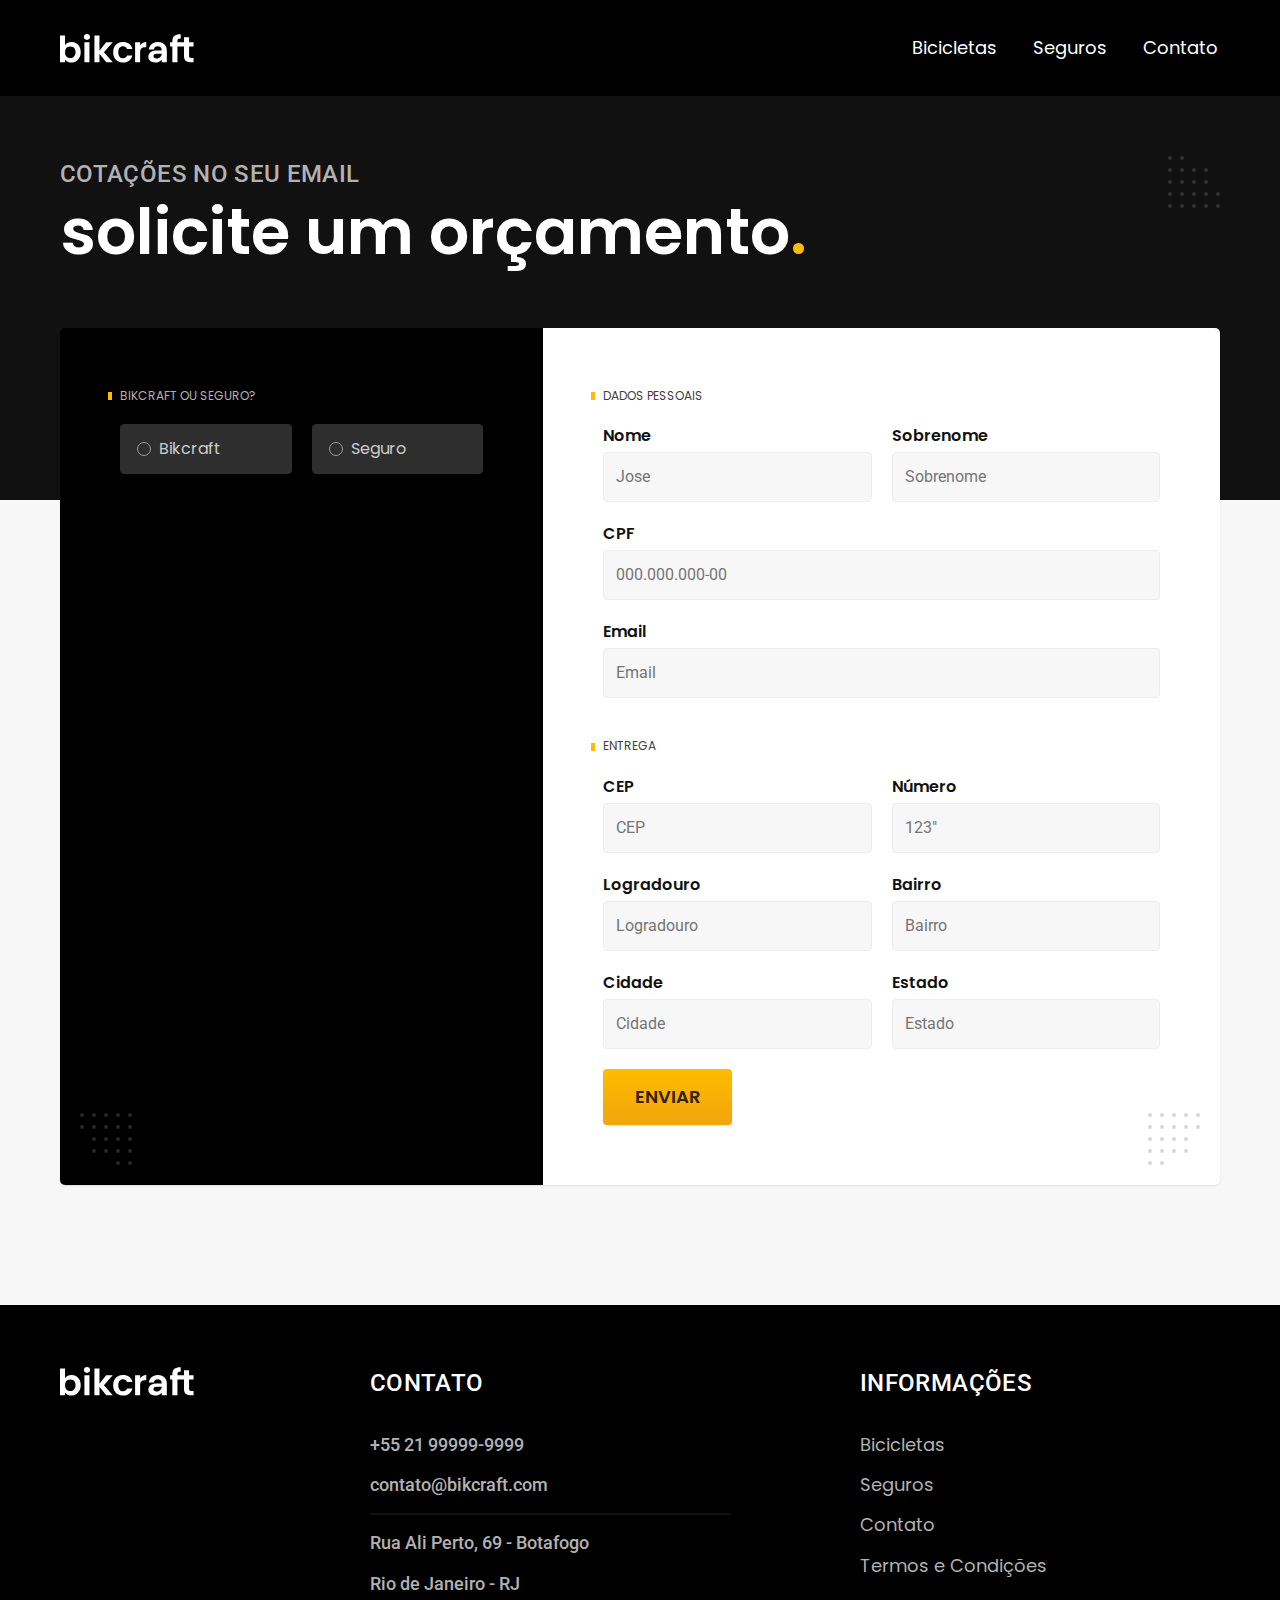
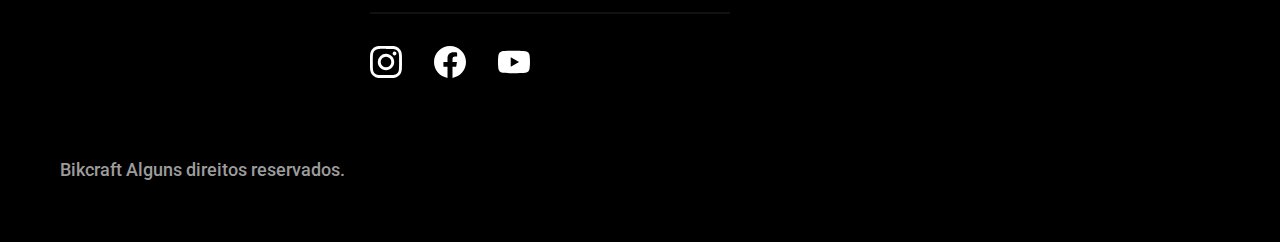
<file: projeto-bikcraft/orcamento.html>
<!DOCTYPE html>
<html lang="pt-br">
<head>
    <meta charset="UTF-8">
    <meta name="viewport" content="width=device-width, initial-scale=1.0">
    <title>Orçamento | Bikcraft</title>
    <meta name="description" content="Orçamento">
    <link rel="icon" href="./img/bikcraft.svg" type="image/x-icon">
    <link rel="preload" href="./css/style.css" as="style">
    <link rel="stylesheet" href="./css/style.css">
    <link rel="preconnect" href="https://fonts.googleapis.com">
    <link rel="preconnect" href="https://fonts.gstatic.com" crossorigin>
    <link href="https://fonts.googleapis.com/css2?family=Poppins:wght@400;600&family=Roboto:wght@400;500&display=swap" rel="stylesheet">    
    
</head>
<body id="orcamento">
    <header class="header-bg">
        <div class="header container">
            <a href="./index.html">
                <img src="./img/bikcraft.svg" alt="bikcraft">
            </a>
            
            <nav aria-label="primaria">
                <ul class="header-menu font-1-m cor-0">
                    <li><a href="./bicicletas.html">Bicicletas</a></li>
                    <li><a href="./seguros.html">Seguros</a></li>
                    <li><a href="./contato.html">Contato</a></li>
                </ul>
            </nav>
        </div>
    </header>

    <main>
        <div class="titulo-bg">
            <div class="titulo container">
                <p class="font-2-l-b cor-5">Cotações no seu email</p>
                <h1 class="font-1-xxl cor-0">solicite um orçamento<span class="cor-p1">.</span></h1>
            </div>
        </div>

        <form class="orcamento container" action="">
            <div class="orcamento-produto">
                <h2 class="font-1-xs cor-5">Bikcraft ou Seguro?</h2>

                <input type="radio" name="tipo" value="bikcraft" id="bikcraft">
                <label for="bikcraft">Bikcraft</label>

                <input type="radio" name="tipo" value="seguro" id="seguro">
                <label for="seguro">Seguro</label>


                <div class="orcamento-conteudo" id="orcamento-bikcraft">
                    <h2 class="font-1-xs cor-0">Escolha a sua BIKCRAFT</h2>
                    <input type="radio" name="produto" value="nimbus" id="nimbus">
                    <label for="nimbus">Nimbus Stark <span>R$ 4999</span></label>
                    <div class="orcamento-detalhes">
                        <ul>
                            <li><img src="./img/icones/eletrica.svg" alt="Motor Elétrico">Motor Elétrico</li>
                            <li><img src="./img/icones/carbono.svg" alt="Fibra de Carbono">Fibra de Carbono</li>
                            <li><img src="./img/icones/velocidade.svg" alt="50km/h">50km/h</li>
                            <li><img src="./img/icones/rastreador.svg" alt="Rastreador">Rastreador</li>
                        </ul>
                        <img src="./img/bicicletas/nimbus.jpg" alt="Bicicleta Nimbus Preta">
                    </div>

                    <input type="radio" name="produto" value="magic" id="magic">
                    <label for="magic">Magic Might <span>R$ 2499</span></label>
                    <div class="orcamento-detalhes">
                        <ul>
                            <li><img src="./img/icones/eletrica.svg" alt="Motor Elétrico">Motor Elétrico</li>
                            <li><img src="./img/icones/carbono.svg" alt="Fibra de Carbono">Fibra de Carbono</li>
                            <li><img src="./img/icones/velocidade.svg" alt="50km/h">45km/h</li>
                            <li><img src="./img/icones/rastreador.svg" alt="Rastreador">Rastreador</li>
                        </ul>
                        <img src="./img/bicicletas/magic.jpg" alt="Bicicleta Magic Preta">
                    </div>

                    <input type="radio" name="produto" value="nebula" id="nebula">
                    <label for="nebula">Nebula Cosmic <span>R$ 3999</span></label>
                    <div class="orcamento-detalhes font-1-m">
                        <ul>
                            <li><img src="./img/icones/eletrica.svg" alt="Motor Elétrico">Motor Elétrico</li>
                            <li><img src="./img/icones/carbono.svg" alt="Fibra de Carbono">Fibra de Carbono</li>
                            <li><img src="./img/icones/velocidade.svg" alt="50km/h">40km/h</li>
                            <li><img src="./img/icones/rastreador.svg" alt="Rastreador">Rastreador</li>
                        </ul>
                        <img src="./img/bicicletas/nebula.jpg" alt="Bicicleta Branca Nebula">
                    </div>
                </div>

                <div class="orcamento-conteudo" id="orcamento-seguro">
                    <h2 class="font-1-xs cor-5">Escolha O PLANO</h2>

                    <input type="radio" name="produto" value="prata" id="prata">
                    <label for="prata">Prata <span>R$ 199</span></label>
                    
                    <input type="radio" name="produto" value="ouro" id="ouro">
                    <label for="ouro">Ouro <span>R$ 299</span></label>
                </div>
            </div>

            <div class="orcamento-dados form">
                <h2 class="font-1-xs cor-9 col-2">dados pessoais</h2>

                <div>
                    <label for="nome">Nome</label>
                    <input type="text" id="nome" name="nome" placeholder="Jose">
                </div>

                <div>
                    <label for="Sobrenome">Sobrenome</label>
                    <input type="text" id="Sobrenome" name="Sobrenome" placeholder="Sobrenome">
                </div>

                <div class="col-2">
                    <label for="CPF">CPF</label>
                    <input type="text" id="CPF" name="CPF" placeholder="000.000.000-00">
                </div>

                <div class="col-2">
                    <label for="Email">Email</label>
                    <input type="email" id="Email" name="Email" placeholder="Email">
                </div>

                <h2 class="font-1-xs cor-9 col-2">entrega</h2>

                <div>
                    <label for="CEP">CEP</label>
                    <input type="text" id="CEP" name="CEP" placeholder="CEP">
                </div>
                <div>
                    <label for="numero">Número</label>
                    <input type="text" id="numero" name="numero" placeholder=123">
                </div>
                <div>
                    <label for="logradouro">Logradouro</label>
                    <input type="text" id="logradouro" name="logradouro" placeholder="Logradouro">
                </div>
                <div>
                    <label for="bairro">Bairro</label>
                    <input type="text" id="bairro" name="bairro" placeholder="Bairro">
                </div>
                <div>
                    <label for="cidade">Cidade</label>
                    <input type="text" id="cidade" name="cidade" placeholder="Cidade">
                </div>
                <div>
                    <label for="estado">Estado</label>
                    <input type="text" id="estado" name="estado" placeholder="Estado">
                </div>
                <button class="botao">enviar</button>
            </div>
        </form>

    </main>

    <footer class="footer-bg">
        <div class="footer container">
            <img src="./img/bikcraft.svg" alt="Bikcraft">
            <div class="footer-contato">
                <h3 class="font-2-l-b cor-0">Contato</h3>
                <ul class="font-2-m cor-5">
                    <li><a href="tel:+5521999999999">+55 21 99999-9999</a></li>
                    <li><a href="mailto:contato@bikcraft.com">contato@bikcraft.com</a></li>
                    <li>Rua Ali Perto, 69 - Botafogo</li>
                    <li>Rio de Janeiro - RJ</li>
                </ul>
                <div class="footer-redes">
                    <a href="./">
                        <img src="./img/redes/instagram.svg" alt="Instagram">
                    </a>
                    <a href="./">
                        <img src="./img/redes/facebook.svg" alt="Facebook">
                    </a>
                    <a href="./">
                        <img src="./img/redes/youtube.svg" alt="Youtube">
                    </a>

                </div>
            </div>
            <div class="footer-informacoes">
                <h3 class="font-2-l-b cor-0">Informações</h3>
                <nav>
                    <ul class="font-1-m cor-5">                 
                        <li><a href="./bicicletas.html">Bicicletas</a></li>
                        <li><a href="./seguros.html">Seguros</a></li>
                        <li><a href="./contato.html">Contato</a></li>
                        <li><a href="./termos.html">Termos e Condições</a></li>
                    </ul>
                </nav>
            </div>
            <p class="footer-copy font-2-m cor-6">Bikcraft Alguns direitos reservados.</p>
        </div>
    </footer>
<script src="./js/script.js"></script>
</body>
</html>
</file>
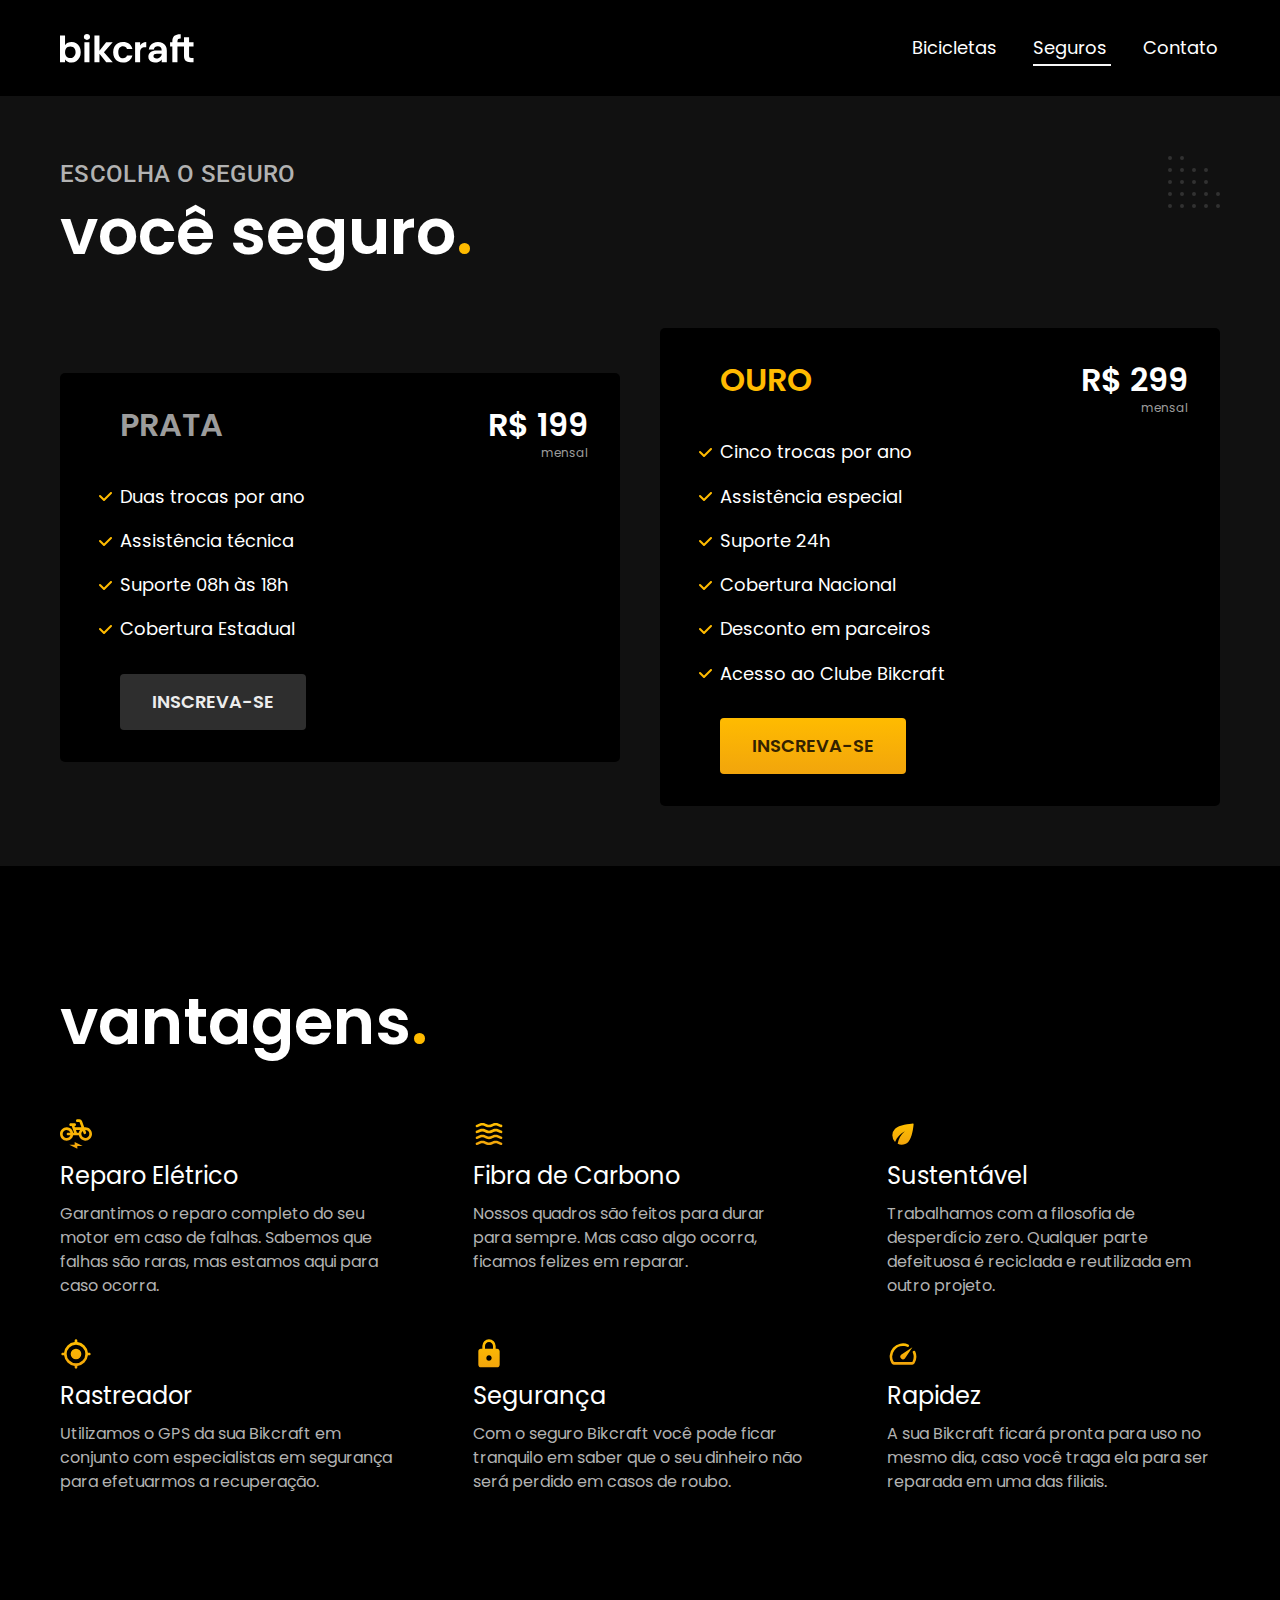
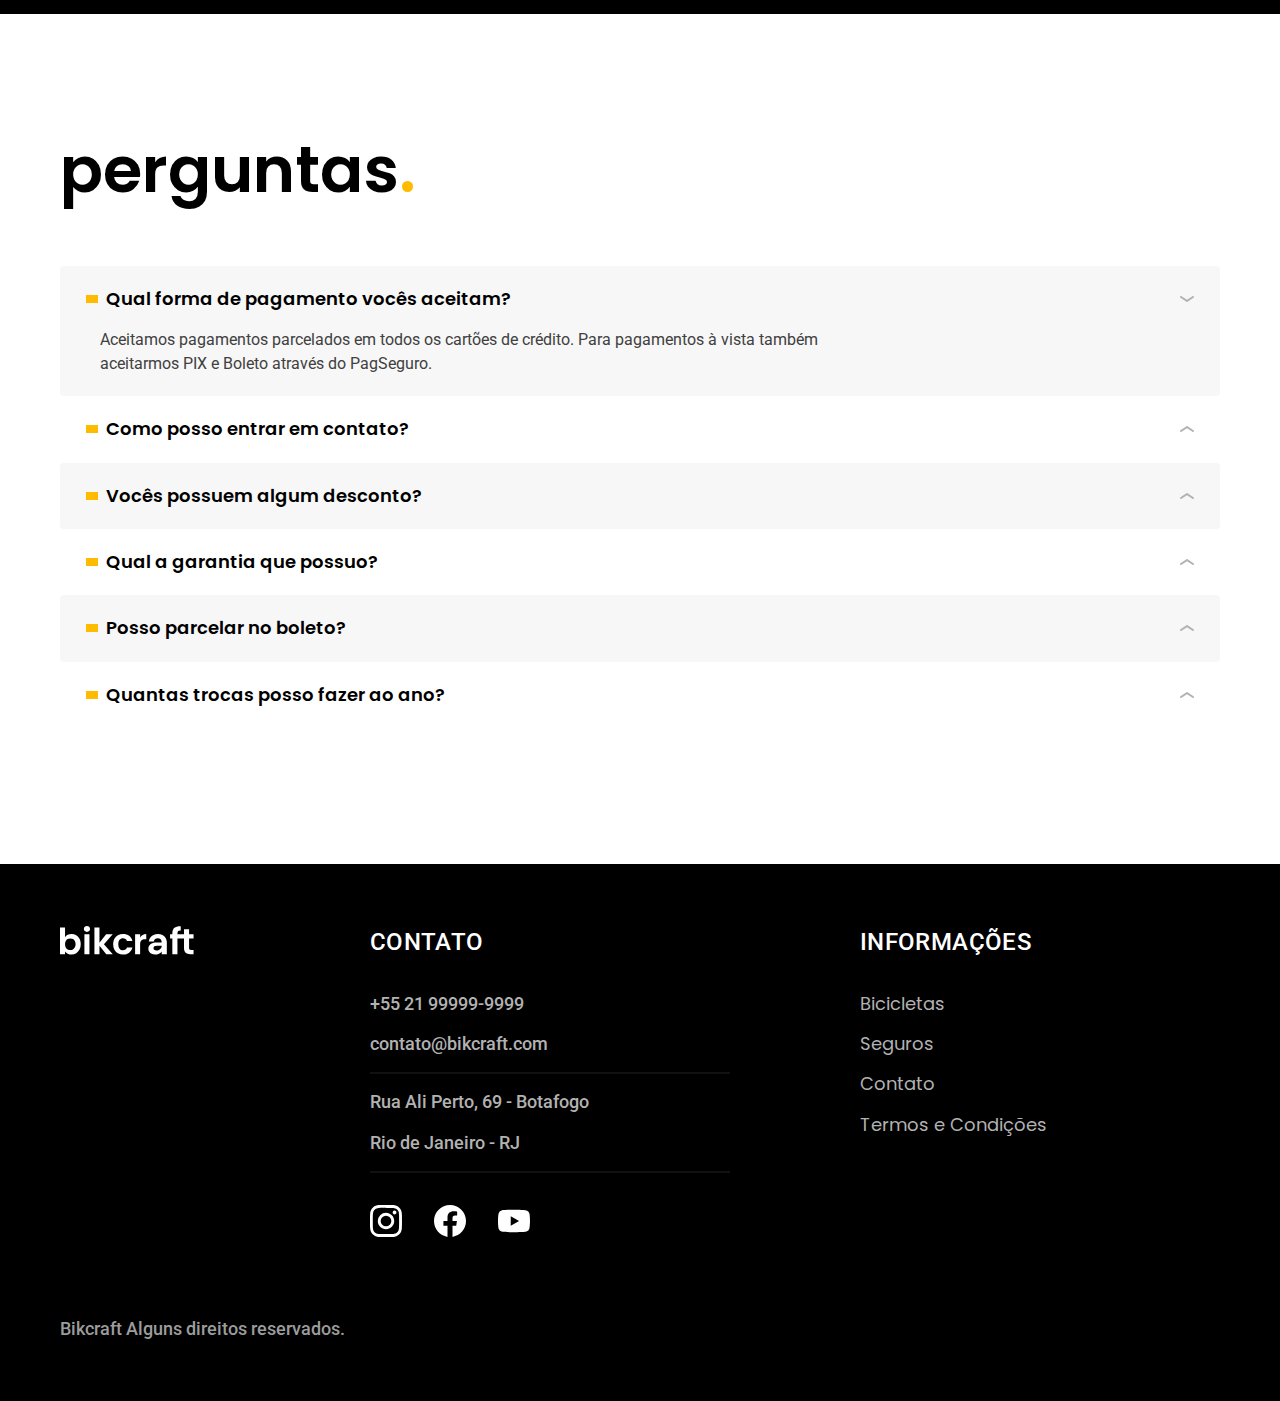
<file: projeto-bikcraft/seguros.html>
<!DOCTYPE html>
<html lang="pt-br">
<head>
    <meta charset="UTF-8">
    <meta name="viewport" content="width=device-width, initial-scale=1.0">
    <title>Seguros | Bikcraft</title>
    <meta name="description" content="Seguros">
    <link rel="icon" href="./img/bikcraft.svg" type="image/x-icon">
    <link rel="preload" href="./css/style.css" as="style">
    <link rel="stylesheet" href="./css/style.css">
    <link rel="preconnect" href="https://fonts.googleapis.com">
    <link rel="preconnect" href="https://fonts.gstatic.com" crossorigin>
    <link href="https://fonts.googleapis.com/css2?family=Poppins:wght@400;600&family=Roboto:wght@400;500&display=swap" rel="stylesheet">    
    
</head>
<body id="seguros">
    <header class="header-bg">
        <div class="header container">
            <a href="./index.html">
                <img src="./img/bikcraft.svg" alt="bikcraft">
            </a>
            
            <nav aria-label="primaria">
                <ul class="header-menu font-1-m cor-0">
                    <li><a href="./bicicletas.html">Bicicletas</a></li>
                    <li><a href="./seguros.html">Seguros</a></li>
                    <li><a href="./contato.html">Contato</a></li>
                </ul>
            </nav>
        </div>
    </header>

    <main class="seguros-bg">
        <div class="titulo-bg">
            <div class="titulo container">
                <p class="font-2-l-b cor-5">Escolha o seguro</p>
                <h1 class="font-1-xxl cor-0">você seguro<span class="cor-p1">.</span></h1>
            </div>
        </div>

        
            <div class="seguros container">
                <div class="seguros-item fadeInLeft" data-anime="200">
                    <h3 class="font-1-xl cor-6">PRATA</h3>
                    <span class="font-1-xl cor-0">R$ 199 <span class="font-1-xs cor-6">mensal</span></span>
                    <ul class="font-1-m cor-0"> 
                        <li>Duas trocas por ano</li>
                        <li>Assistência técnica</li>
                        <li>Suporte 08h às 18h</li>
                        <li>Cobertura Estadual</li>
                    </ul>
                    <a class="botao secundario" href="./orcamento.html?tipo=seguro&produto=prata">Inscreva-se</a>
                </div>
    
                <div class="seguros-item fadeInRight" data-anime="400">
                    <h3 class="font-1-xl cor-p1">OURO</h3>
                    <span class="font-1-xl cor-0">R$ 299 <span class="font-1-xs cor-6">mensal</span></span>
                    <ul class="font-1-m cor-0"> 
                        <li>Cinco trocas por ano</li>
                        <li>Assistência especial</li>
                        <li>Suporte 24h</li>
                        <li>Cobertura Nacional</li>
                        <li>Desconto em parceiros</li>
                        <li>Acesso ao Clube Bikcraft</li>
                    </ul>
                    <a class="botao" href="./orcamento.html?tipo=seguro&produto=ouro">Inscreva-se</a>
                </div>
    
            </div>
        
    </main>

    <article class="vantagens-bg">
        <div class="vantagens container">
            <h2 class="font-1-xxl cor-0">vantagens<span class="cor-p1">.</span></h2>
            <ul>
                <li>
                    <img src="./img/icones/eletrica.svg" alt="">
                    <h3 class="font-1-l cor-0">Reparo Elétrico</h3>
                    <p class="font-1-s cor-5">Garantimos o reparo completo do seu motor em caso de falhas. Sabemos que falhas são raras, mas estamos aqui para caso ocorra.</p>
                </li>
                <li>
                    <img src="./img/icones/carbono.svg" alt="">
                    <h3 class="font-1-l cor-0">Fibra de Carbono</h3>
                    <p class="font-1-s cor-5">Nossos quadros são feitos para durar para sempre. Mas caso algo ocorra, ficamos felizes em reparar.</p>
                </li>
                <li>
                    <img src="./img/icones/sustentavel.svg" alt="">
                    <h3 class="font-1-l cor-0">Sustentável</h3>
                    <p class="font-1-s cor-5">Trabalhamos com a filosofia de desperdício zero. Qualquer parte defeituosa é reciclada e reutilizada em outro projeto.</p>
                </li>
                <li>
                    <img src="./img/icones/rastreador.svg" alt="">
                    <h3 class="font-1-l cor-0">Rastreador</h3>
                    <p class="font-1-s cor-5">Utilizamos o GPS da sua Bikcraft em conjunto com especialistas em segurança para efetuarmos a recuperação.</p>
                </li>
                <li>
                    <img src="./img/icones/seguro.svg" alt="">
                    <h3 class="font-1-l cor-0">Segurança</h3>
                    <p class="font-1-s cor-5">Com o seguro Bikcraft você pode ficar tranquilo em saber que o seu dinheiro não será perdido em casos de roubo.</p>
                </li>
                <li>
                    <img src="./img/icones/velocidade.svg" alt="">
                    <h3 class="font-1-l cor-0">Rapidez</h3>
                    <p class="font-1-s cor-5">A sua Bikcraft ficará pronta para uso no mesmo dia, caso você traga ela para ser reparada em uma das filiais.</p>
                </li>
            </ul>
        </div>
    </article>

    <article class="perguntas container">
        <h2 class="font-1-xxl cor-12">perguntas<span class="cor-p1">.</span></h2>
        <dl>
            <div>
                <dt><button class="font-1-m-b" aria-controls="pergunta1" aria-expanded="true">Qual forma de pagamento vocês aceitam?</button></dt>
                <dd id="pergunta1" class="font-2-s cor-9 ativa">Aceitamos pagamentos parcelados em todos os cartões de crédito. Para pagamentos à vista também aceitarmos PIX e Boleto através do PagSeguro.</dd>
            </div>
            <div>
                <dt><button class="font-1-m-b" aria-controls="pergunta2" aria-expanded="false">Como posso entrar em contato?</button></dt>
                <dd id="pergunta2" class="font-2-s cor-9">Aceitamos pagamentos parcelados em todos os cartões de crédito. Para pagamentos à vista também aceitarmos PIX e Boleto através do PagSeguro.</dd>
            </div>
            <div>
                <dt><button class="font-1-m-b" aria-controls="pergunta3" aria-expanded="false">Vocês possuem algum desconto?</button></dt>
                <dd id="pergunta3" class="font-2-s cor-9">Aceitamos pagamentos parcelados em todos os cartões de crédito. Para pagamentos à vista também aceitarmos PIX e Boleto através do PagSeguro.</dd>
            </div>
            <div>
                <dt><button class="font-1-m-b" aria-controls="pergunta4" aria-expanded="false">Qual a garantia que possuo?</button></dt>
                <dd id="pergunta4" class="font-2-s cor-9">Aceitamos pagamentos parcelados em todos os cartões de crédito. Para pagamentos à vista também aceitarmos PIX e Boleto através do PagSeguro.</dd>
            </div>
            <div>
                <dt><button class="font-1-m-b" aria-controls="pergunta5" aria-expanded="false">Posso parcelar no boleto?</button></dt>
                <dd id="pergunta5" class="font-2-s cor-9">Aceitamos pagamentos parcelados em todos os cartões de crédito. Para pagamentos à vista também aceitarmos PIX e Boleto através do PagSeguro.</dd>
            </div>
            <div>
                <dt><button class="font-1-m-b" aria-controls="pergunta6" aria-expanded="false">Quantas trocas posso fazer ao ano?</button></dt>
                <dd id="pergunta6" class="font-2-s cor-9">Aceitamos pagamentos parcelados em todos os cartões de crédito. Para pagamentos à vista também aceitarmos PIX e Boleto através do PagSeguro.</dd>
            </div>
        </dl>

    </article>

    <footer class="footer-bg">
        <div class="footer container">
            <img src="./img/bikcraft.svg" alt="Bikcraft">
            <div class="footer-contato">
                <h3 class="font-2-l-b cor-0">Contato</h3>
                <ul class="font-2-m cor-5">
                    <li><a href="tel:+5521999999999">+55 21 99999-9999</a></li>
                    <li><a href="mailto:contato@bikcraft.com">contato@bikcraft.com</a></li>
                    <li>Rua Ali Perto, 69 - Botafogo</li>
                    <li>Rio de Janeiro - RJ</li>
                </ul>
                <div class="footer-redes">
                    <a href="./">
                        <img src="./img/redes/instagram.svg" alt="Instagram">
                    </a>
                    <a href="./">
                        <img src="./img/redes/facebook.svg" alt="Facebook">
                    </a>
                    <a href="./">
                        <img src="./img/redes/youtube.svg" alt="Youtube">
                    </a>

                </div>
            </div>
            <div class="footer-informacoes">
                <h3 class="font-2-l-b cor-0">Informações</h3>
                <nav>
                    <ul class="font-1-m cor-5">                 
                        <li><a href="./bicicletas.html">Bicicletas</a></li>
                        <li><a href="./seguros.html">Seguros</a></li>
                        <li><a href="./contato.html">Contato</a></li>
                        <li><a href="./termos.html">Termos e Condições</a></li>
                    </ul>
                </nav>
            </div>
            <p class="footer-copy font-2-m cor-6">Bikcraft Alguns direitos reservados.</p>
        </div>
    </footer>

    <script src="./js/plugin/simple-anime.js"></script>
    <script src="./js/script.js"></script>
</body>
</html>
</file>
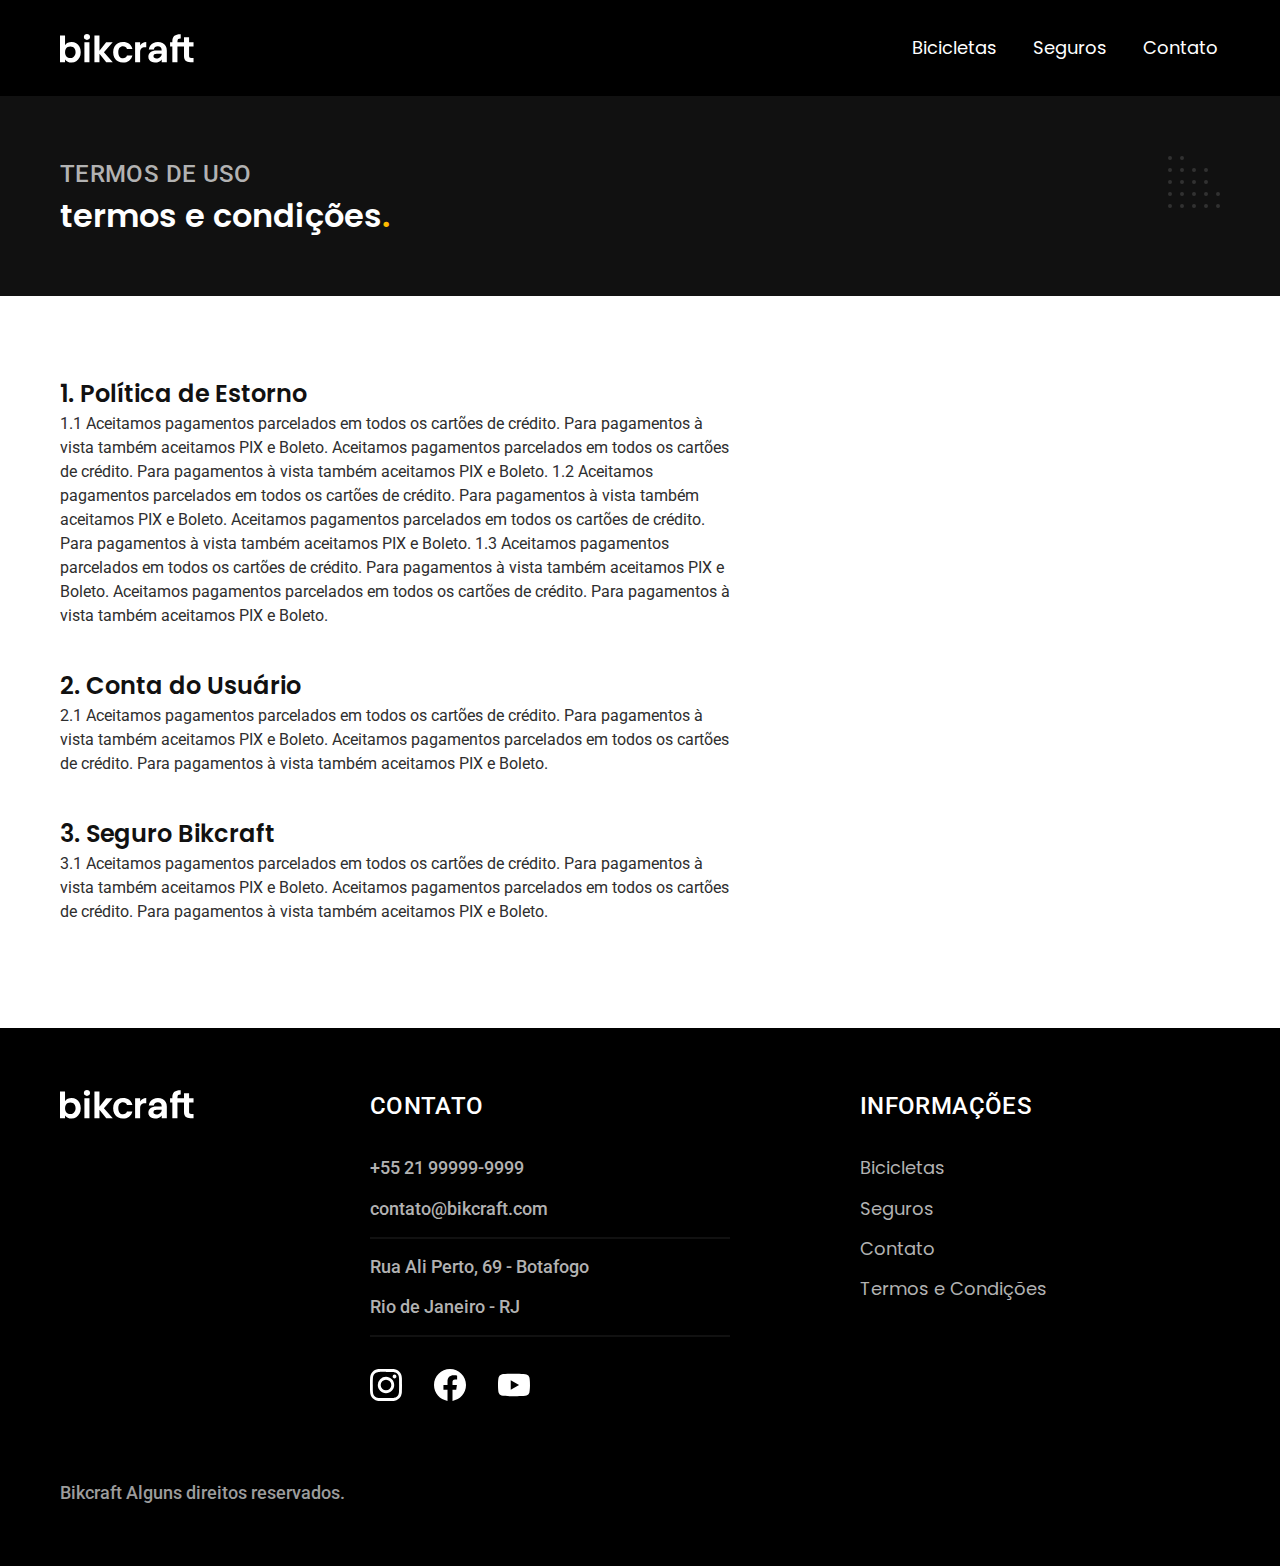
<file: projeto-bikcraft/termos.html>
<!DOCTYPE html>
<html lang="pt-br">
<head>
    <meta charset="UTF-8">
    <meta name="viewport" content="width=device-width, initial-scale=1.0">
    <title>Termos e Condições | Bikcraft</title>
    <meta name="description" content="Termos e Condições">
    <link rel="icon" href="./img/bikcraft.svg" type="image/x-icon">
    <link rel="preload" href="./css/style.css" as="style">
    <link rel="stylesheet" href="./css/style.css">
    <link rel="preconnect" href="https://fonts.googleapis.com">
    <link rel="preconnect" href="https://fonts.gstatic.com" crossorigin>
    <link href="https://fonts.googleapis.com/css2?family=Poppins:wght@400;600&family=Roboto:wght@400;500&display=swap" rel="stylesheet">    
    
</head>
<body id="termos">
    <header class="header-bg">
        <div class="header container">
            <a href="./index.html">
                <img src="./img/bikcraft.svg" alt="bikcraft">
            </a>
            
            <nav aria-label="primaria">
                <ul class="header-menu font-1-m cor-0">
                    <li><a href="./bicicletas.html">Bicicletas</a></li>
                    <li><a href="./seguros.html">Seguros</a></li>
                    <li><a href="./contato.html">Contato</a></li>
                </ul>
            </nav>
        </div>
    </header>

    <main>
        <div class="titulo-bg">
            <div class="titulo container">
                <p class="font-2-l-b cor-5">Termos de uso</p>
                <h1 class="font-1-xl cor-0">termos e condições<span class="cor-p1">.</span></h1>
            </div>
        </div>

        <div class="termos font-2-s cor-10 container">
            <h2 class="font-1-l cor-11">1. Política de Estorno</h2>
            <p>1.1 Aceitamos pagamentos parcelados em todos os cartões de crédito. Para pagamentos à vista também aceitamos PIX e Boleto. Aceitamos pagamentos parcelados em todos os cartões de crédito. Para pagamentos à vista também aceitamos PIX e Boleto.

                1.2 Aceitamos pagamentos parcelados em todos os cartões de crédito. Para pagamentos à vista também aceitamos PIX e Boleto. Aceitamos pagamentos parcelados em todos os cartões de crédito. Para pagamentos à vista também aceitamos PIX e Boleto.
                
                1.3 Aceitamos pagamentos parcelados em todos os cartões de crédito. Para pagamentos à vista também aceitamos PIX e Boleto. Aceitamos pagamentos parcelados em todos os cartões de crédito. Para pagamentos à vista também aceitamos PIX e Boleto.</p>
            <h2 class="font-1-l cor-11">2. Conta do Usuário</h2>
            <p>2.1 Aceitamos pagamentos parcelados em todos os cartões de crédito. Para pagamentos à vista também aceitamos PIX e Boleto. Aceitamos pagamentos parcelados em todos os cartões de crédito. Para pagamentos à vista também aceitamos PIX e Boleto.</p>
            <h2 class="font-1-l cor-11">3. Seguro Bikcraft</h2>
            <p>3.1 Aceitamos pagamentos parcelados em todos os cartões de crédito. Para pagamentos à vista também aceitamos PIX e Boleto. Aceitamos pagamentos parcelados em todos os cartões de crédito. Para pagamentos à vista também aceitamos PIX e Boleto.</p>
        </div>
    </main>

















    <footer class="footer-bg">
        <div class="footer container">
            <img src="./img/bikcraft.svg" alt="Bikcraft">
            <div class="footer-contato">
                <h3 class="font-2-l-b cor-0">Contato</h3>
                <ul class="font-2-m cor-5">
                    <li><a href="tel:+5521999999999">+55 21 99999-9999</a></li>
                    <li><a href="mailto:contato@bikcraft.com">contato@bikcraft.com</a></li>
                    <li>Rua Ali Perto, 69 - Botafogo</li>
                    <li>Rio de Janeiro - RJ</li>
                </ul>
                <div class="footer-redes">
                    <a href="./">
                        <img src="./img/redes/instagram.svg" alt="Instagram">
                    </a>
                    <a href="./">
                        <img src="./img/redes/facebook.svg" alt="Facebook">
                    </a>
                    <a href="./">
                        <img src="./img/redes/youtube.svg" alt="Youtube">
                    </a>

                </div>
            </div>
            <div class="footer-informacoes">
                <h3 class="font-2-l-b cor-0">Informações</h3>
                <nav>
                    <ul class="font-1-m cor-5">                 
                        <li><a href="./bicicletas.html">Bicicletas</a></li>
                        <li><a href="./seguros.html">Seguros</a></li>
                        <li><a href="./contato.html">Contato</a></li>
                        <li><a href="./termos.html">Termos e Condições</a></li>
                    </ul>
                </nav>
            </div>
            <p class="footer-copy font-2-m cor-6">Bikcraft Alguns direitos reservados.</p>
        </div>
    </footer>
    <script src="./js/script.js"></script>
</body>
</html>
</file>
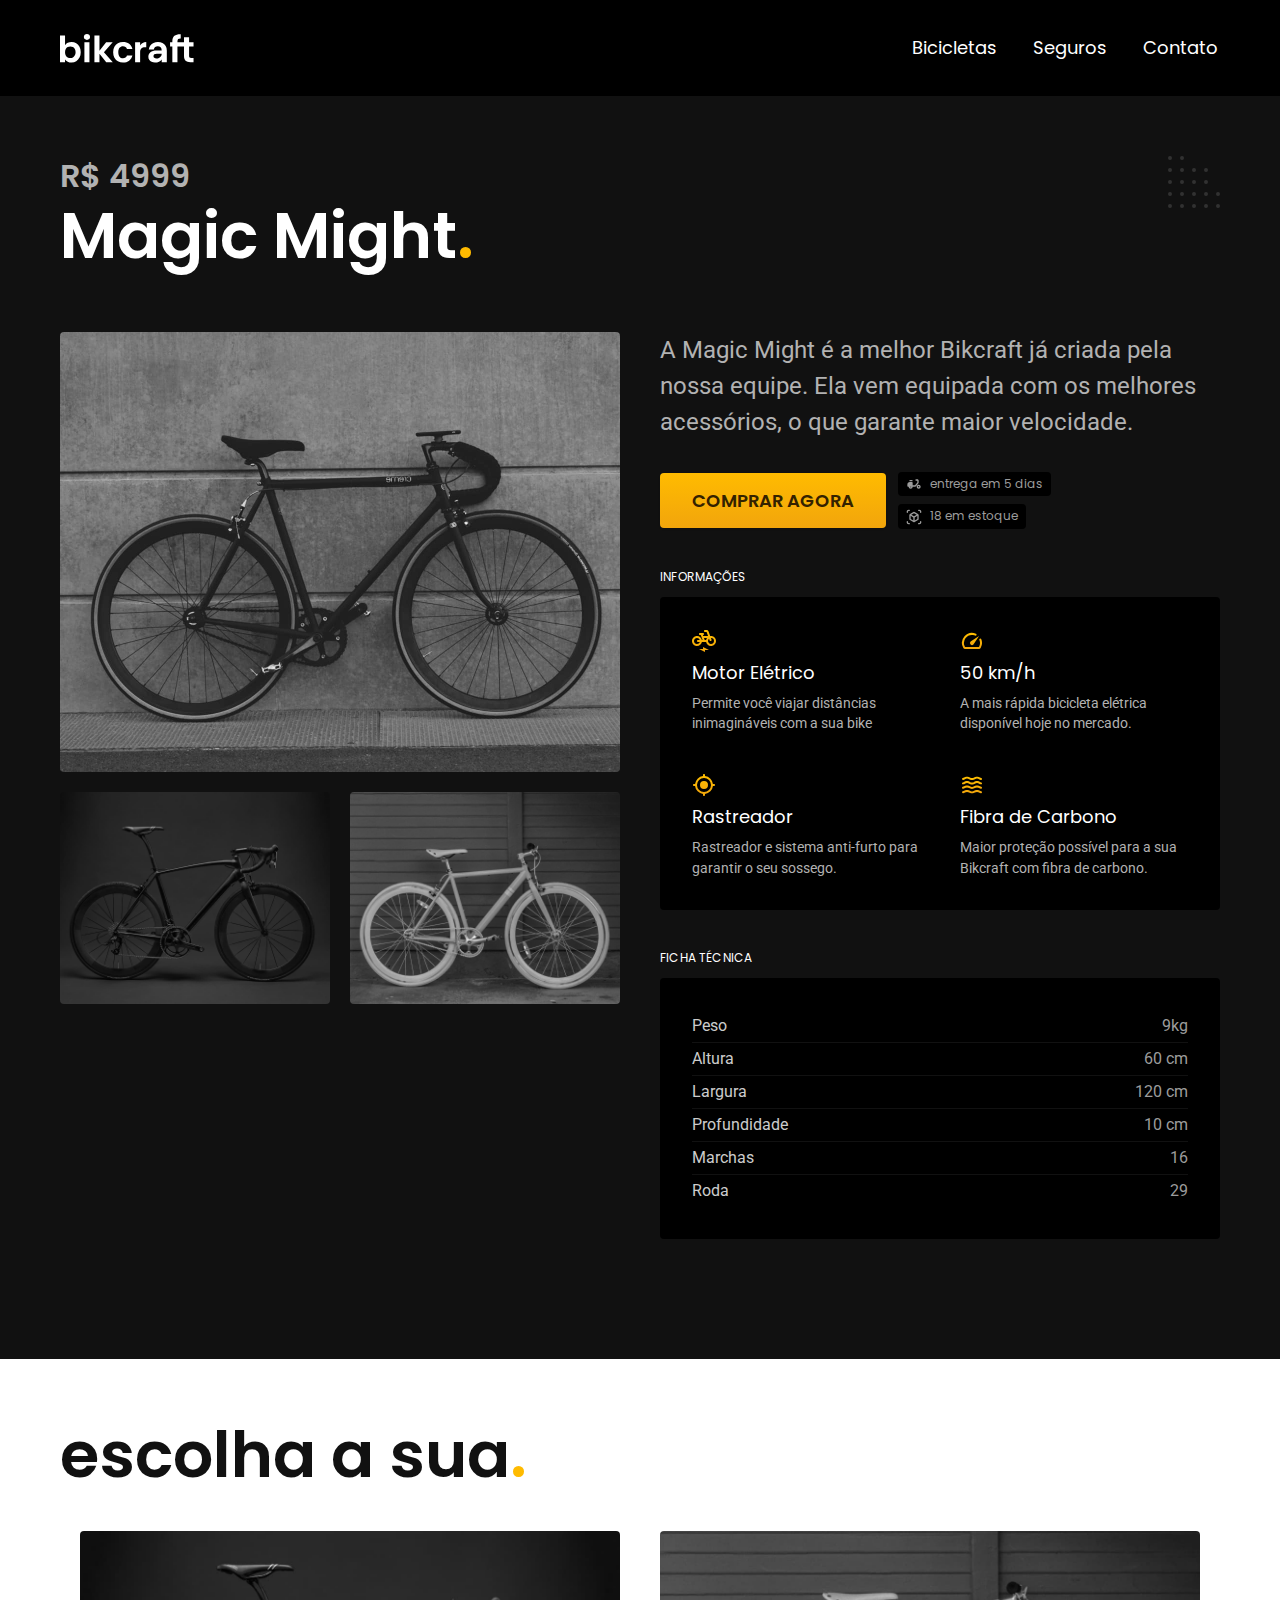
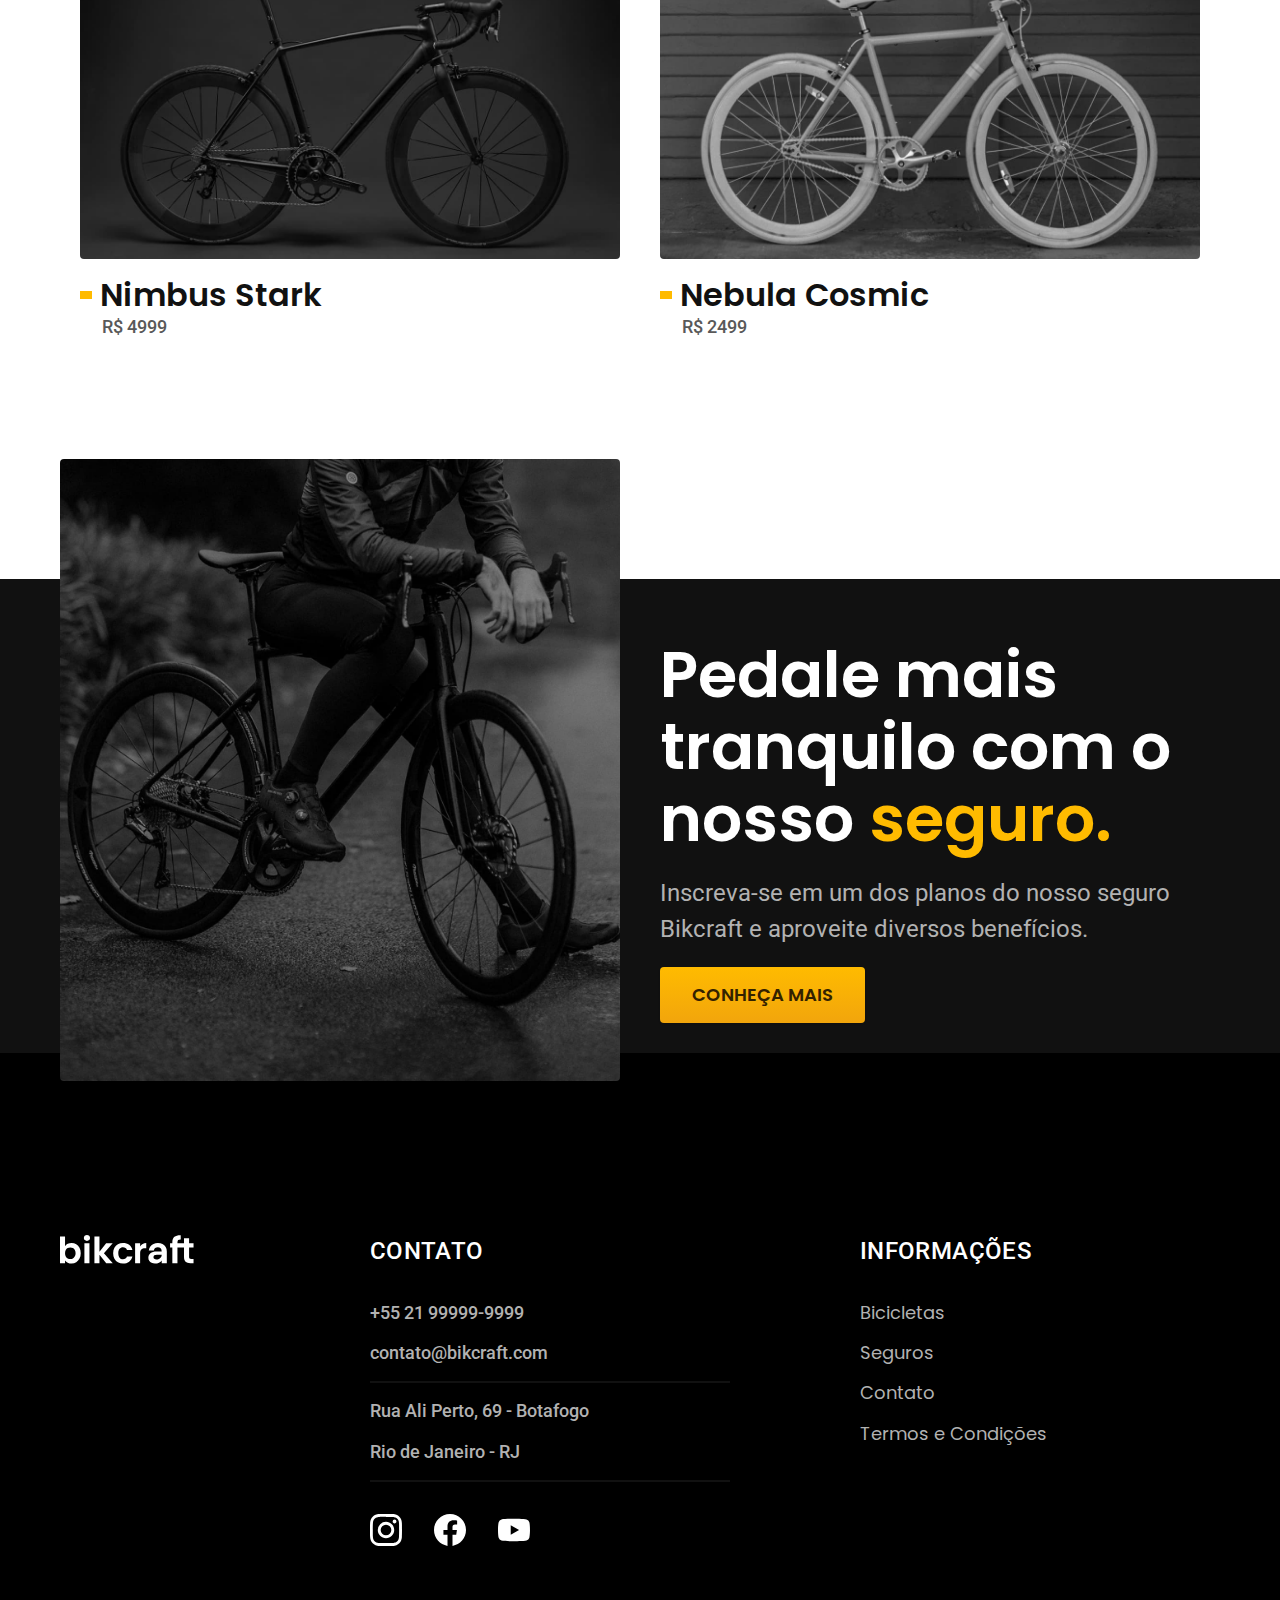
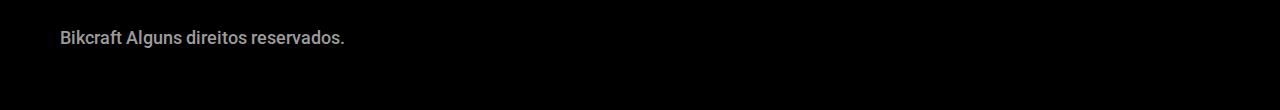
<file: projeto-bikcraft/bicicletas/magic.html>
<!DOCTYPE html>
<html lang="pt-br">
<head>
    <meta charset="UTF-8">
    <meta name="viewport" content="width=device-width, initial-scale=1.0">
    <title>Magic Might| Bikcraft</title>
    <meta name="description" content="Magic Might">
    <link rel="icon" href="../img/bikcraft.svg" type="image/x-icon">
    <link rel="stylesheet" href="../css/style.css">
    <link rel="preconnect" href="https://fonts.googleapis.com">
    <link rel="preconnect" href="https://fonts.gstatic.com" crossorigin>
    <link href="https://fonts.googleapis.com/css2?family=Poppins:wght@400;600&family=Roboto:wght@400;500&display=swap" rel="stylesheet">    
    
</head>

<body id="termos">
    <header class="header-bg">
        <div class="header container">
            <a href="../index.html">
                <img src="../img/bikcraft.svg" alt="bikcraft">
            </a>
            
            <nav aria-label="primaria">
                <ul class="header-menu font-1-m cor-0">
                    <li><a href="../bicicletas.html">Bicicletas</a></li>
                    <li><a href="../seguros.html">Seguros</a></li>
                    <li><a href="../contato.html">Contato</a></li>
                </ul>
            </nav>
        </div>
    </header>

    <main class="titulo-bg">
        <div>
            <div class="titulo container">
                <p class="font-1-xl cor-5">R$ 4999</p>
                <h1 class="font-1-xxl cor-0">Magic Might<span class="cor-p1">.</span></h1>
            </div>
        </div>

        <div class="bicicleta container">
            <div class="bicicleta-imagens">
                <img src="../img/bicicleta/nimbus2.jpg" alt="Bicicleta 1">
                <img src="../img/bicicleta/nimbus1.jpg" alt="Bicicleta 2">
                <img src="../img/bicicleta/nimbus3.jpg" alt="Bicicleta 3">
            </div>
            
            <div class="bicicleta-conteudo">
                <p class=" font-2-l cor-5">A Magic Might é a melhor Bikcraft já criada pela nossa equipe. Ela vem equipada com os melhores acessórios, o que garante maior velocidade.</p>
                <div class="bicicleta-comprar">
                    <a class=botao href="../orcamento.html?tipo=bikcraft&produto=magic">comprar agora</a>
                    <span class="font-1-xs cor-6"><img src="../img/icones/entrega.svg" alt="">entrega em 5 dias</span>
                    <span class="font-1-xs cor-6"><img src="../img/icones/estoque.svg" alt="">18 em estoque</span>
                </div>

            <h2 class="font-1-xs cor-0">Informações</h2>
            <ul class="bicicleta-informacoes">
                <li>
                    <img src="../img/icones/eletrica.svg" alt="">
                    <h3 class="font-1-m cor-0">Motor Elétrico</h3>
                    <p class="font-2-xs cor-5">Permite você viajar distâncias inimagináveis com a sua bike</p>
                </li>
                <li>
                    <img src="../img/icones/velocidade.svg" alt="">
                    <h3 class="font-1-m cor-0">50 km/h</h3>
                    <p class="font-2-xs cor-5">A mais rápida bicicleta elétrica disponível hoje no mercado.</p>
                </li>
                <li>
                    <img src="../img/icones/rastreador.svg" alt="">
                    <h3 class="font-1-m cor-0">Rastreador</h3>
                    <p class="font-2-xs cor-5">Rastreador e sistema anti-furto para garantir o seu sossego.</p>
                </li>
                <li>
                    <img src="../img/icones/carbono.svg" alt="">
                    <h3 class="font-1-m cor-0">Fibra de Carbono</h3>
                    <p class="font-2-xs cor-5">Maior proteção possível para a sua Bikcraft com fibra de carbono.</p>
                </li>
                
            </ul>

            <h2 class="font-1-xs cor-0">Ficha Técnica</h2>
            <ul class="bicicleta-ficha font-2-s cor-4">
                <li>Peso<span>9kg</span>
                    
                </li>
                <li>Altura<span>60 cm</span>
                    
                </li>
                <li>Largura<span>120 cm</span>
                    
                </li>
                <li>Profundidade<span>10 cm</span>
                    
                </li>
                <li>Marchas<span>16</span>
                    
                </li>
                <li>Roda<span>29</span>
                    
                </li>
            </ul>


            
            </div>
        </div>
    </main>

    <article class="bicicletas-lista container">
        <h2 class="font-1-xxl">escolha a sua<span class="detalhe">.</span></h2>

        <ul>
            <li>
                <a href="./nimbus.html">
                    <img src="../img/bicicletas/nimbus.jpg" alt="">
                    <h3 class="font-1-xl ">Nimbus Stark</h3>
                    <span class="font-2-m cor-8">R$ 4999</span>
                </a>
            </li>
            <li>
                <a href="./nebula.html">
                    <img src="../img/bicicletas/nebula.jpg" alt="">
                    <h3 class="font-1-xl ">Nebula Cosmic</h3>
                    <span class="font-2-m cor-8">R$ 2499</span>
                </a>
            </li>
        
        </ul>
    </article>

    <article class="seguro-bg">
        <div class="seguro container">
            <div class="seguro-imagem">
                <img src="../img/fotos/seguros.jpg" alt="">
            </div>
            <div class="seguro-conteudo">
                <h2 class="font-1-xxl cor-0">Pedale mais tranquilo com o nosso <span class="cor-p1">seguro.</span></h2>
                <p class="font-2-l cor-5">Inscreva-se em um dos planos do nosso seguro Bikcraft e aproveite diversos benefícios.</p>
                <a class="botao" href="../seguros.html">Conheça Mais</a>
            </div>
        </div>
    </article>

    <footer class="footer-bg">
        <div class="footer container">
            <img src="../img/bikcraft.svg" alt="Bikcraft">
            <div class="footer-contato">
                <h3 class="font-2-l-b cor-0">Contato</h3>
                <ul class="font-2-m cor-5">
                    <li><a href="tel:+5521999999999">+55 21 99999-9999</a></li>
                    <li><a href="mailto:contato@bikcraft.com">contato@bikcraft.com</a></li>
                    <li>Rua Ali Perto, 69 - Botafogo</li>
                    <li>Rio de Janeiro - RJ</li>
                </ul>
                <div class="footer-redes">
                    <a href="../">
                        <img src="../img/redes/instagram.svg" alt="Instagram">
                    </a>
                    <a href="../">
                        <img src="../img/redes/facebook.svg" alt="Facebook">
                    </a>
                    <a href="../">
                        <img src="../img/redes/youtube.svg" alt="Youtube">
                    </a>

                </div>
            </div>
            <div class="footer-informacoes">
                <h3 class="font-2-l-b cor-0">Informações</h3>
                <nav>
                    <ul class="font-1-m cor-5">                 
                        <li><a href="../bicicletas.html">Bicicletas</a></li>
                        <li><a href="../seguros.html">Seguros</a></li>
                        <li><a href="../contato.html">Contato</a></li>
                        <li><a href="../termos.html">Termos e Condições</a></li>
                    </ul>
                </nav>
            </div>
            <p class="footer-copy font-2-m cor-6">Bikcraft Alguns direitos reservados.</p>
        </div>
    </footer>
<script src="../js/script.js"></script>
</body>
</html>
</file>
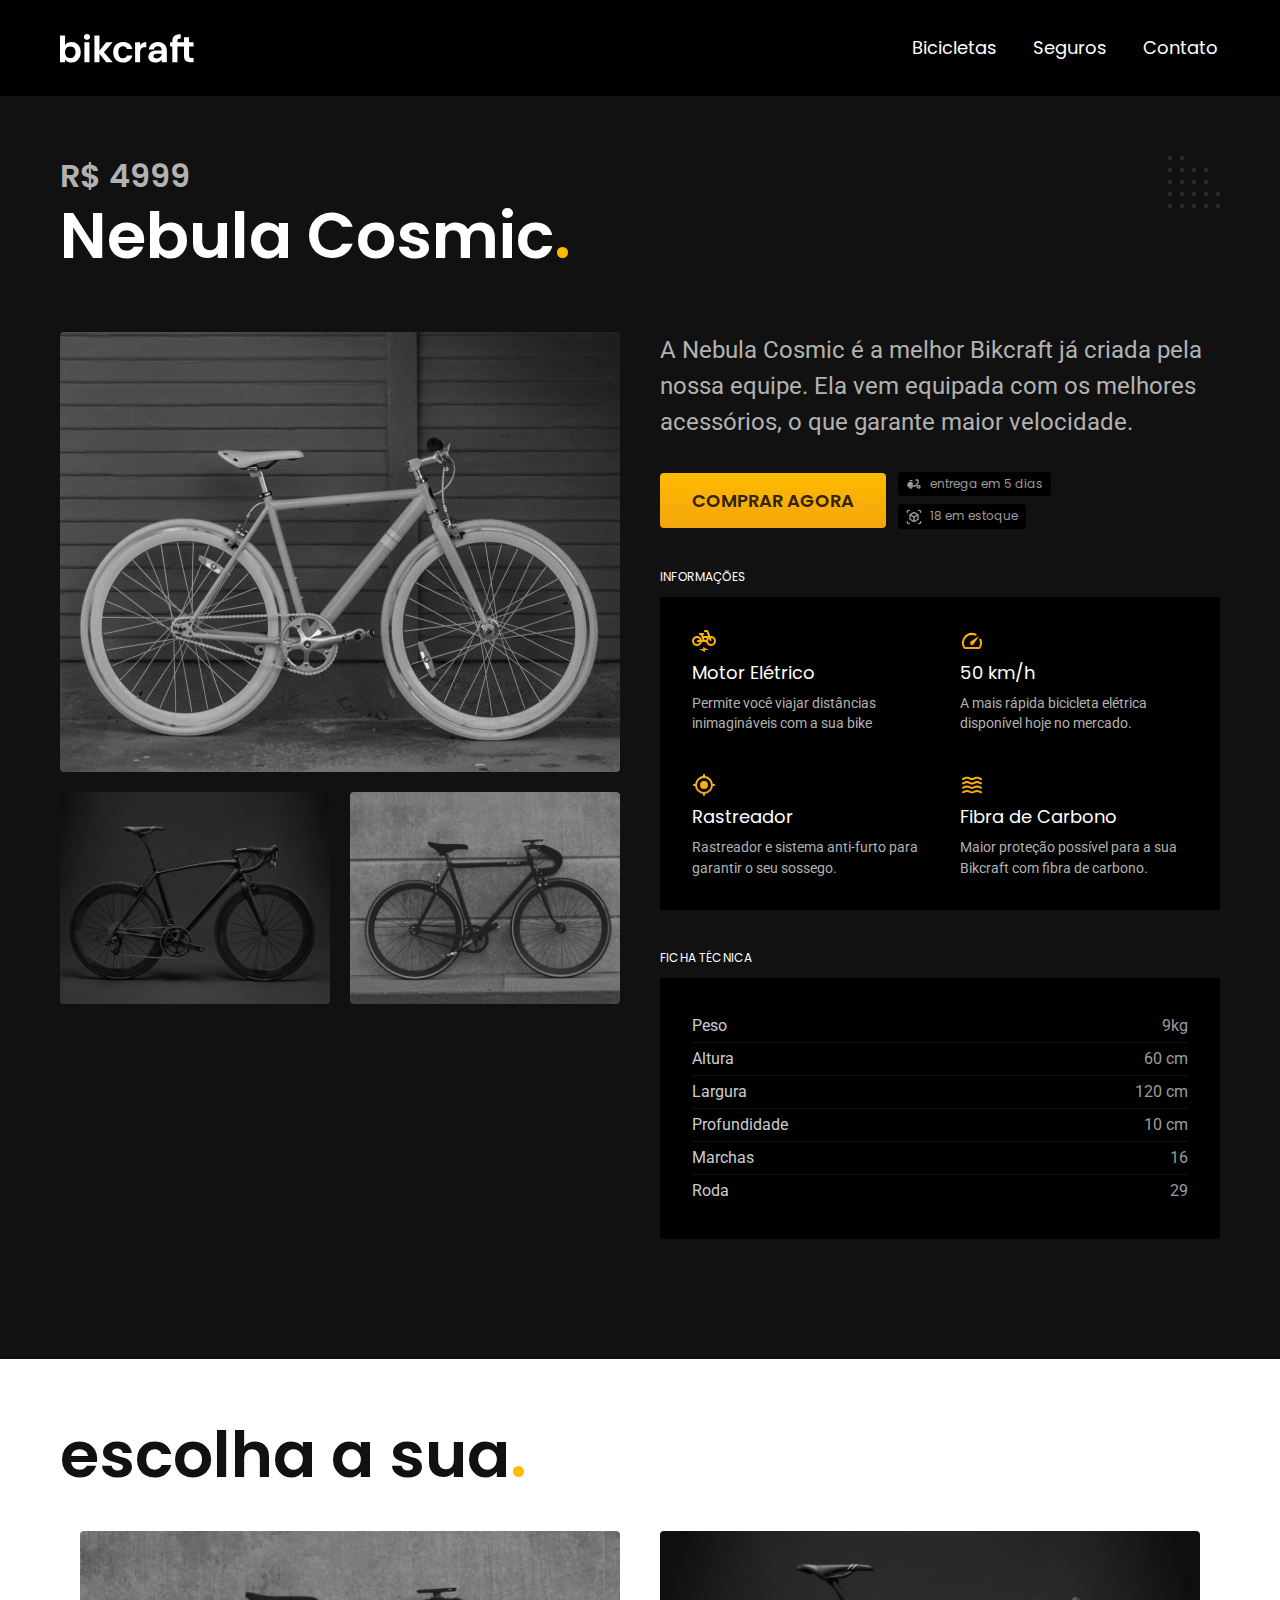
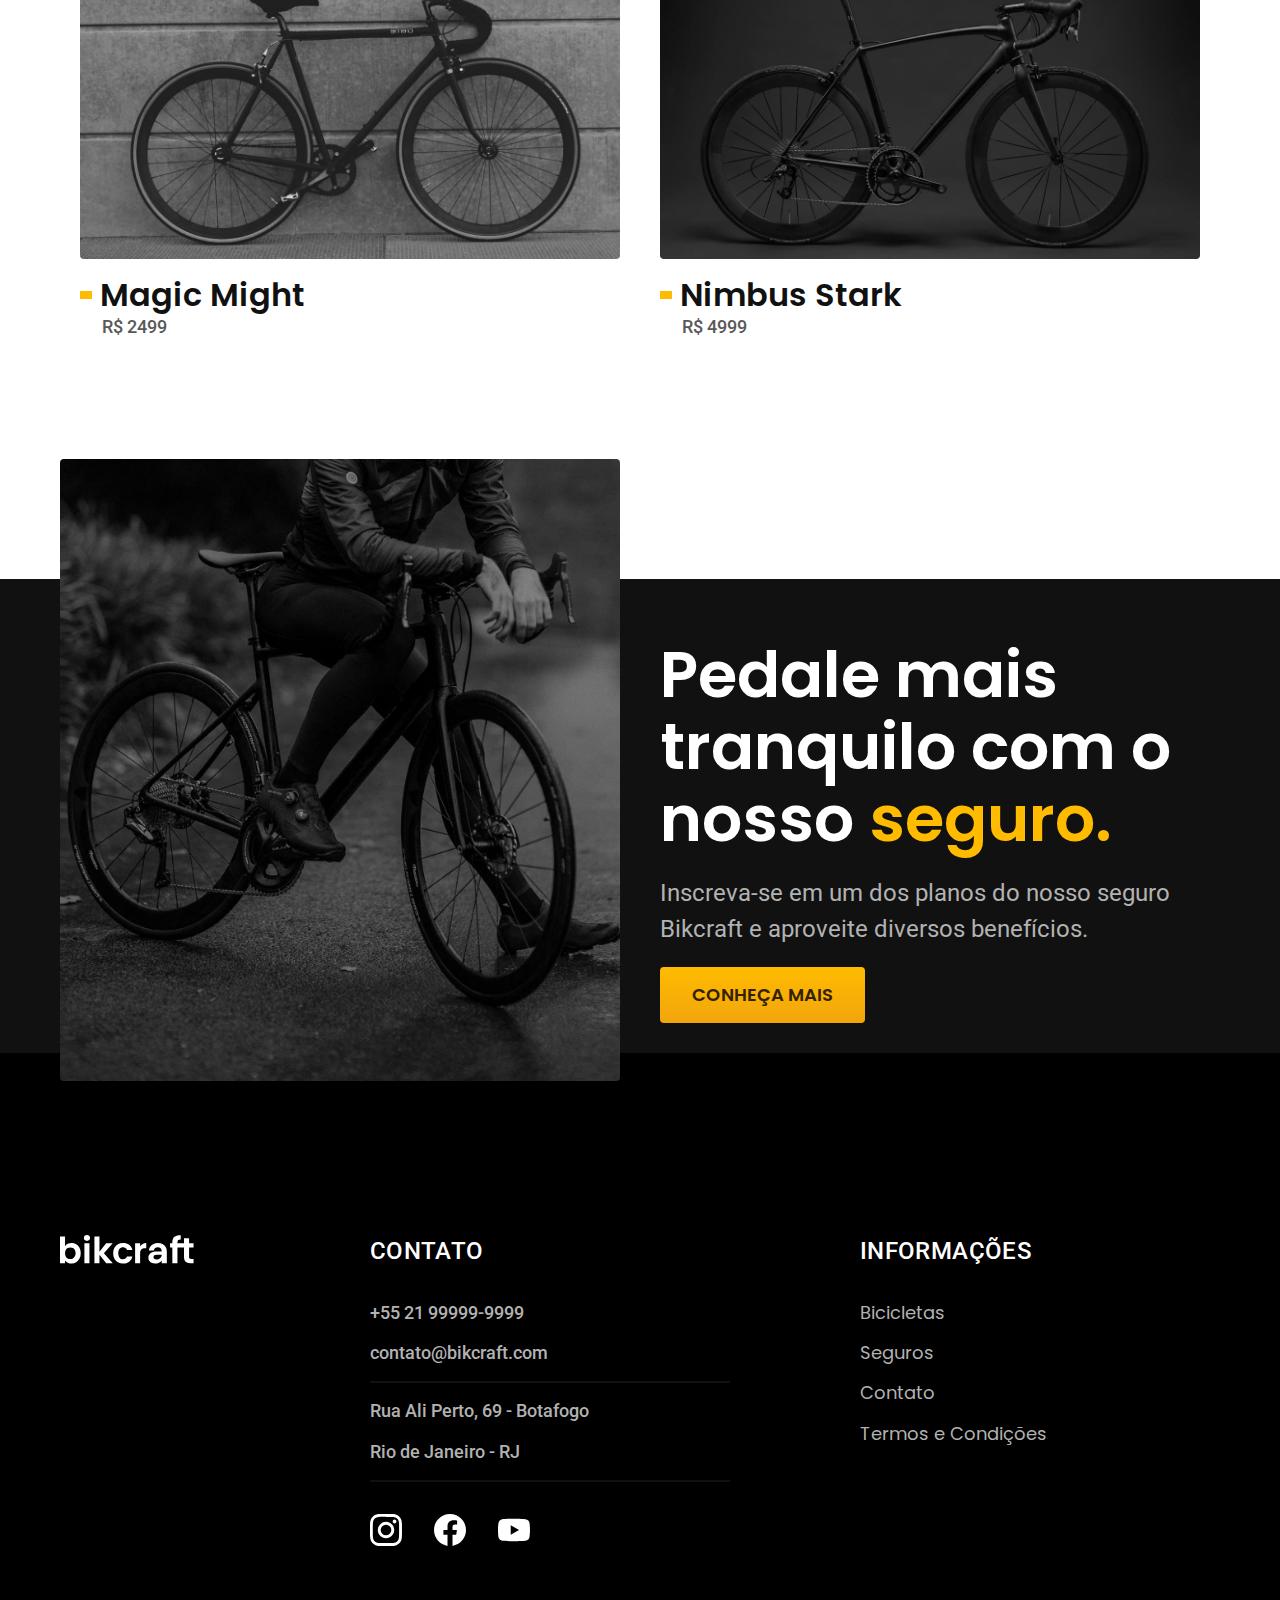
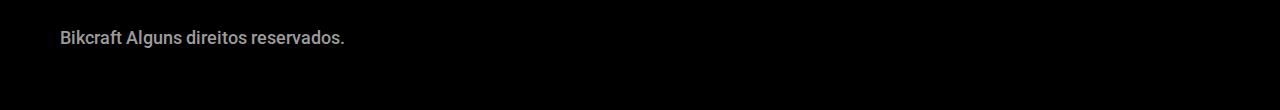
<file: projeto-bikcraft/bicicletas/nebula.html>
<!DOCTYPE html>
<html lang="pt-br">
<head>
    <meta charset="UTF-8">
    <meta name="viewport" content="width=device-width, initial-scale=1.0">
    <title>Nebula | Bikcraft</title>
    <meta name="description" content="Nebula">
    <link rel="icon" href="../img/bikcraft.svg" type="image/x-icon">
    <link rel="stylesheet" href="../css/style.css">
    <link rel="preconnect" href="https://fonts.googleapis.com">
    <link rel="preconnect" href="https://fonts.gstatic.com" crossorigin>
    <link href="https://fonts.googleapis.com/css2?family=Poppins:wght@400;600&family=Roboto:wght@400;500&display=swap" rel="stylesheet">    
    
</head>

<body id="termos">
    <header class="header-bg">
        <div class="header container">
            <a href="../index.html">
                <img src="../img/bikcraft.svg" alt="bikcraft">
            </a>
            
            <nav aria-label="primaria">
                <ul class="header-menu font-1-m cor-0">
                    <li><a href="../bicicletas.html">Bicicletas</a></li>
                    <li><a href="../seguros.html">Seguros</a></li>
                    <li><a href="../contato.html">Contato</a></li>
                </ul>
            </nav>
        </div>
    </header>

    <main class="titulo-bg">
        <div>
            <div class="titulo container">
                <p class="font-1-xl cor-5">R$ 4999</p>
                <h1 class="font-1-xxl cor-0">Nebula Cosmic<span class="cor-p1">.</span></h1>
            </div>
        </div>

        <div class="bicicleta container">
            <div class="bicicleta-imagens">
                <img src="../img/bicicleta/nimbus3.jpg" alt="Bicicleta 1">
                <img src="../img/bicicleta/nimbus1.jpg" alt="Bicicleta 2">
                <img src="../img/bicicleta/nimbus2.jpg" alt="Bicicleta 3">
            </div>
            
            <div class="bicicleta-conteudo">
                <p class=" font-2-l cor-5">A Nebula Cosmic é a melhor Bikcraft já criada pela nossa equipe. Ela vem equipada com os melhores acessórios, o que garante maior velocidade.</p>
                <div class="bicicleta-comprar">
                    <a class=botao href="../orcamento.html?tipo=bikcraft&produto=nebula">comprar agora</a>
                    <span class="font-1-xs cor-6"><img src="../img/icones/entrega.svg" alt="">entrega em 5 dias</span>
                    <span class="font-1-xs cor-6"><img src="../img/icones/estoque.svg" alt="">18 em estoque</span>
                </div>

            <h2 class="font-1-xs cor-0">Informações</h2>
            <ul class="bicicleta-informacoes">
                <li>
                    <img src="../img/icones/eletrica.svg" alt="">
                    <h3 class="font-1-m cor-0">Motor Elétrico</h3>
                    <p class="font-2-xs cor-5">Permite você viajar distâncias inimagináveis com a sua bike</p>
                </li>
                <li>
                    <img src="../img/icones/velocidade.svg" alt="">
                    <h3 class="font-1-m cor-0">50 km/h</h3>
                    <p class="font-2-xs cor-5">A mais rápida bicicleta elétrica disponível hoje no mercado.</p>
                </li>
                <li>
                    <img src="../img/icones/rastreador.svg" alt="">
                    <h3 class="font-1-m cor-0">Rastreador</h3>
                    <p class="font-2-xs cor-5">Rastreador e sistema anti-furto para garantir o seu sossego.</p>
                </li>
                <li>
                    <img src="../img/icones/carbono.svg" alt="">
                    <h3 class="font-1-m cor-0">Fibra de Carbono</h3>
                    <p class="font-2-xs cor-5">Maior proteção possível para a sua Bikcraft com fibra de carbono.</p>
                </li>
                
            </ul>

            <h2 class="font-1-xs cor-0">Ficha Técnica</h2>
            <ul class="bicicleta-ficha font-2-s cor-4">
                <li>Peso<span>9kg</span>
                    
                </li>
                <li>Altura<span>60 cm</span>
                    
                </li>
                <li>Largura<span>120 cm</span>
                    
                </li>
                <li>Profundidade<span>10 cm</span>
                    
                </li>
                <li>Marchas<span>16</span>
                    
                </li>
                <li>Roda<span>29</span>
                    
                </li>
            </ul>


            
            </div>
        </div>
    </main>

    <article class="bicicletas-lista container">
        <h2 class="font-1-xxl">escolha a sua<span class="detalhe">.</span></h2>

        <ul>
            <li>
                <a href="./magic.html">
                    <img src="../img/bicicletas/magic.jpg" alt="">
                    <h3 class="font-1-xl ">Magic Might</h3>
                    <span class="font-2-m cor-8">R$ 2499</span>
                </a>
            </li>
            <li>
                <a href="./nimbus.html">
                    <img src="../img/bicicletas/nimbus.jpg" alt="">
                    <h3 class="font-1-xl ">Nimbus Stark</h3>
                    <span class="font-2-m cor-8">R$ 4999</span>
                </a>
            </li>
        
        </ul>
    </article>

    <article class="seguro-bg">
        <div class="seguro container">
            <div class="seguro-imagem">
                <img src="../img/fotos/seguros.jpg" alt="">
            </div>
            <div class="seguro-conteudo">
                <h2 class="font-1-xxl cor-0">Pedale mais tranquilo com o nosso <span class="cor-p1">seguro.</span></h2>
                <p class="font-2-l cor-5">Inscreva-se em um dos planos do nosso seguro Bikcraft e aproveite diversos benefícios.</p>
                <a class="botao" href="../seguros.html">Conheça Mais</a>
            </div>
        </div>
    </article>

    <footer class="footer-bg">
        <div class="footer container">
            <img src="../img/bikcraft.svg" alt="Bikcraft">
            <div class="footer-contato">
                <h3 class="font-2-l-b cor-0">Contato</h3>
                <ul class="font-2-m cor-5">
                    <li><a href="tel:+5521999999999">+55 21 99999-9999</a></li>
                    <li><a href="mailto:contato@bikcraft.com">contato@bikcraft.com</a></li>
                    <li>Rua Ali Perto, 69 - Botafogo</li>
                    <li>Rio de Janeiro - RJ</li>
                </ul>
                <div class="footer-redes">
                    <a href="../">
                        <img src="../img/redes/instagram.svg" alt="Instagram">
                    </a>
                    <a href="../">
                        <img src="../img/redes/facebook.svg" alt="Facebook">
                    </a>
                    <a href="../">
                        <img src="../img/redes/youtube.svg" alt="Youtube">
                    </a>

                </div>
            </div>
            <div class="footer-informacoes">
                <h3 class="font-2-l-b cor-0">Informações</h3>
                <nav>
                    <ul class="font-1-m cor-5">                 
                        <li><a href="../bicicletas.html">Bicicletas</a></li>
                        <li><a href="../seguros.html">Seguros</a></li>
                        <li><a href="../contato.html">Contato</a></li>
                        <li><a href="../termos.html">Termos e Condições</a></li>
                    </ul>
                </nav>
            </div>
            <p class="footer-copy font-2-m cor-6">Bikcraft Alguns direitos reservados.</p>
        </div>
    </footer>
<script src="../js/script.js"></script>
</body>
</html>
</file>
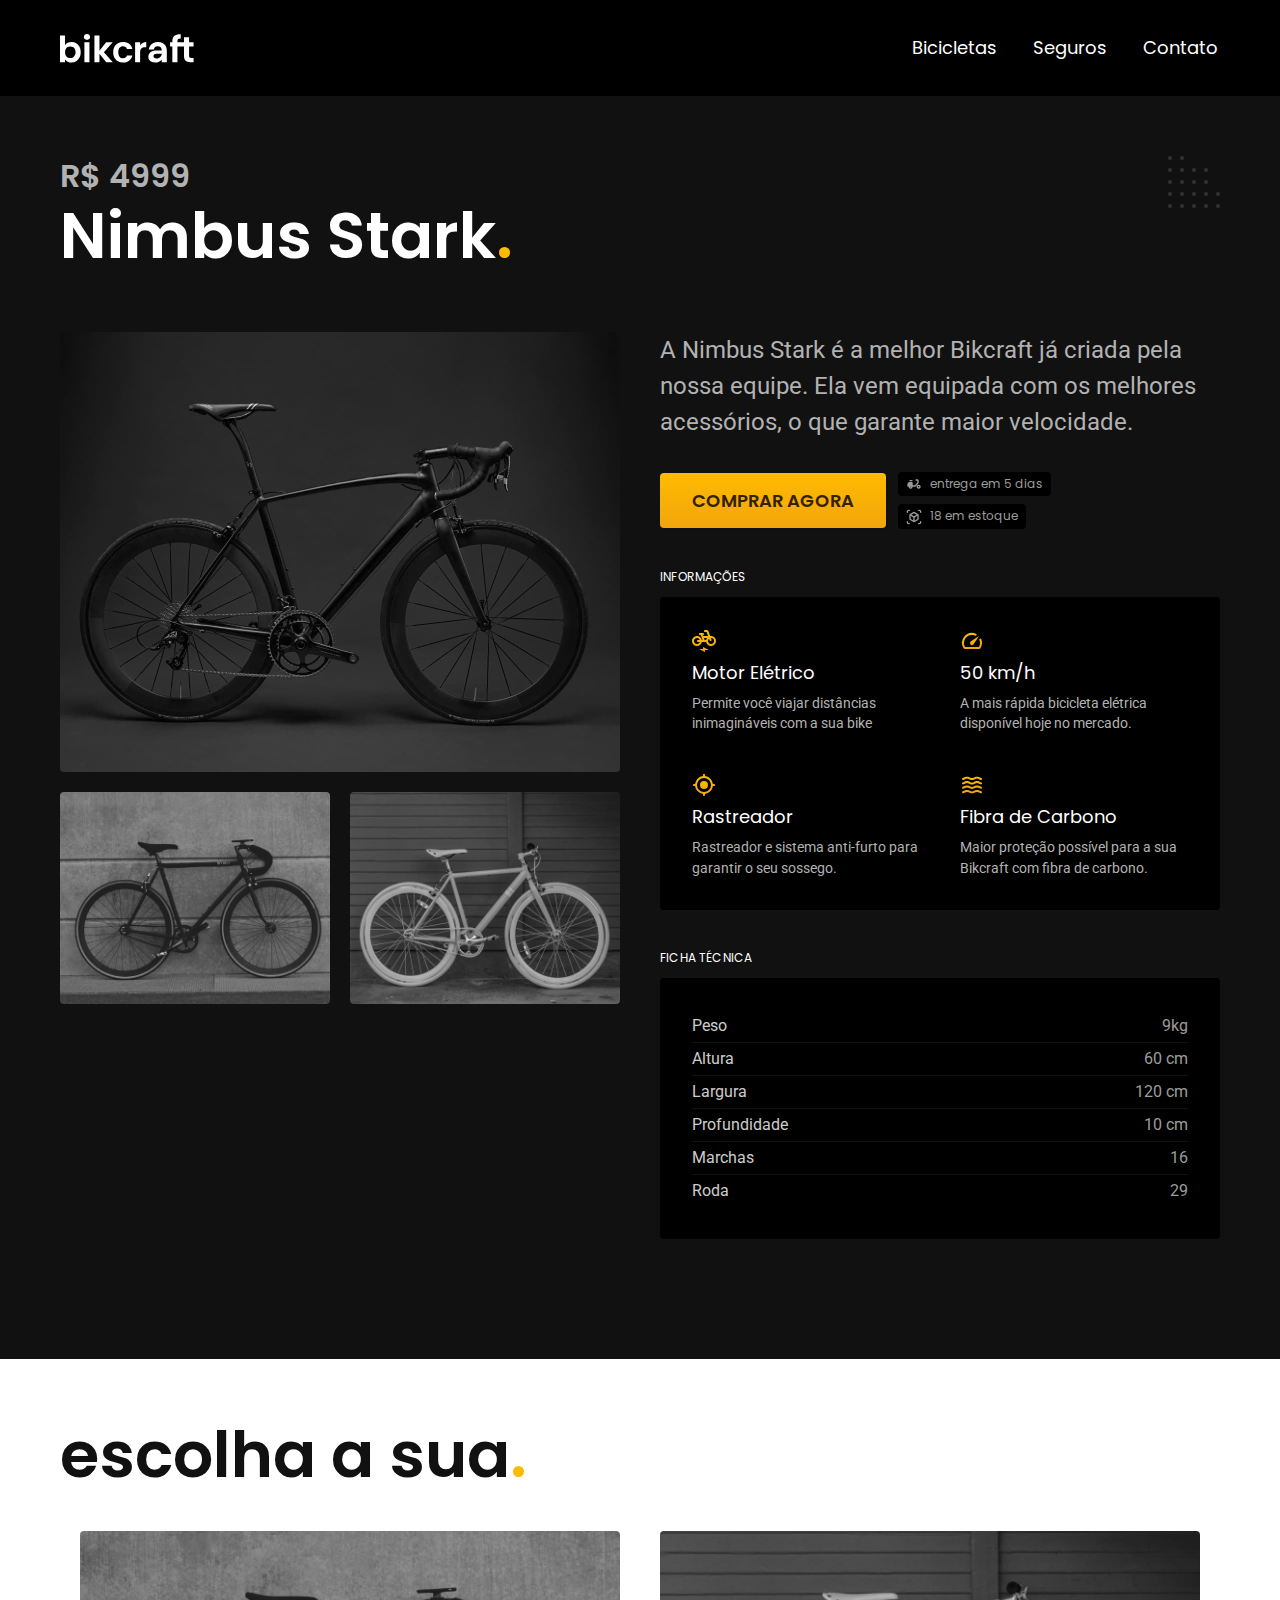
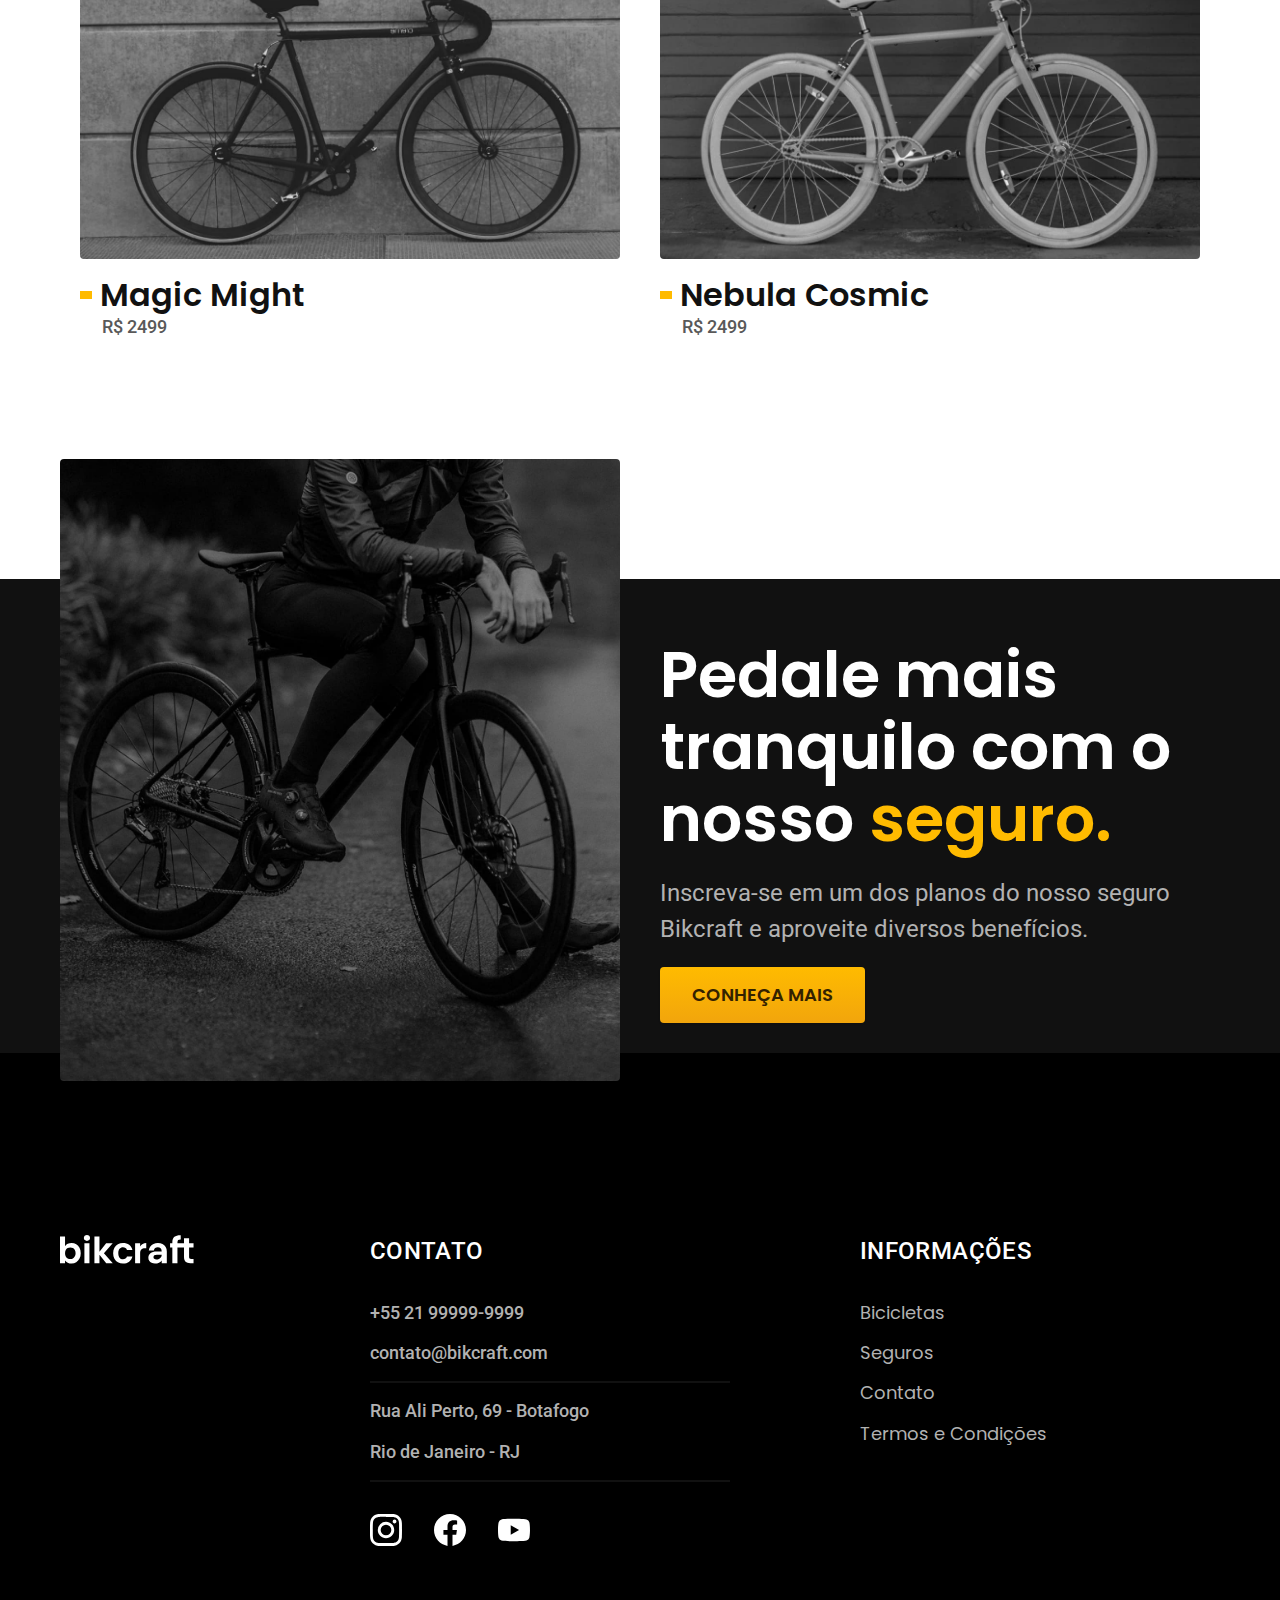
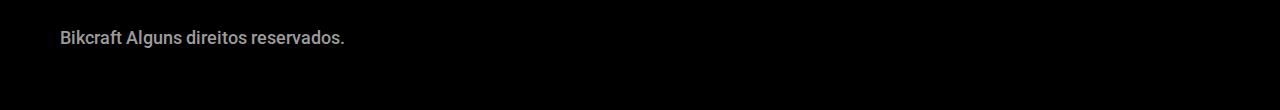
<file: projeto-bikcraft/bicicletas/nimbus.html>
<!DOCTYPE html>
<html lang="pt-br">
<head>
    <meta charset="UTF-8">
    <meta name="viewport" content="width=device-width, initial-scale=1.0">
    <title>Nimbus | Bikcraft</title>
    <meta name="description" content="Nimbus">
    <link rel="icon" href="../img/bikcraft.svg" type="image/x-icon">
    <link rel="stylesheet" href="../css/style.css">
    <link rel="preconnect" href="https://fonts.googleapis.com">
    <link rel="preconnect" href="https://fonts.gstatic.com" crossorigin>
    <link href="https://fonts.googleapis.com/css2?family=Poppins:wght@400;600&family=Roboto:wght@400;500&display=swap" rel="stylesheet">    
    
</head>

<body id="termos">
    <header class="header-bg">
        <div class="header container">
            <a href="../index.html">
                <img src="../img/bikcraft.svg" alt="bikcraft">
            </a>
            
            <nav aria-label="primaria">
                <ul class="header-menu font-1-m cor-0">
                    <li><a href="../bicicletas.html">Bicicletas</a></li>
                    <li><a href="../seguros.html">Seguros</a></li>
                    <li><a href="../contato.html">Contato</a></li>
                </ul>
            </nav>
        </div>
    </header>

    <main class="titulo-bg">
        <div>
            <div class="titulo container">
                <p class="font-1-xl cor-5">R$ 4999</p>
                <h1 class="font-1-xxl cor-0">Nimbus Stark<span class="cor-p1">.</span></h1>
            </div>
        </div>

        <div class="bicicleta container">
            <div class="bicicleta-imagens">
                <img src="../img/bicicleta/nimbus1.jpg" alt="Bicicleta 1">
                <img src="../img/bicicleta/nimbus2.jpg" alt="Bicicleta 2">
                <img src="../img/bicicleta/nimbus3.jpg" alt="Bicicleta 3">
            </div>
            
            <div class="bicicleta-conteudo">
                <p class=" font-2-l cor-5">A Nimbus Stark é a melhor Bikcraft já criada pela nossa equipe. Ela vem equipada com os melhores acessórios, o que garante maior velocidade.</p>
                <div class="bicicleta-comprar">
                    <a class=botao href="../orcamento.html?tipo=bikcraft&produto=nimbus">comprar agora</a>
                    <span class="font-1-xs cor-6"><img src="../img/icones/entrega.svg" alt="">entrega em 5 dias</span>
                    <span class="font-1-xs cor-6"><img src="../img/icones/estoque.svg" alt="">18 em estoque</span>
                </div>

            <h2 class="font-1-xs cor-0">Informações</h2>
            <ul class="bicicleta-informacoes">
                <li>
                    <img src="../img/icones/eletrica.svg" alt="">
                    <h3 class="font-1-m cor-0">Motor Elétrico</h3>
                    <p class="font-2-xs cor-5">Permite você viajar distâncias inimagináveis com a sua bike</p>
                </li>
                <li>
                    <img src="../img/icones/velocidade.svg" alt="">
                    <h3 class="font-1-m cor-0">50 km/h</h3>
                    <p class="font-2-xs cor-5">A mais rápida bicicleta elétrica disponível hoje no mercado.</p>
                </li>
                <li>
                    <img src="../img/icones/rastreador.svg" alt="">
                    <h3 class="font-1-m cor-0">Rastreador</h3>
                    <p class="font-2-xs cor-5">Rastreador e sistema anti-furto para garantir o seu sossego.</p>
                </li>
                <li>
                    <img src="../img/icones/carbono.svg" alt="">
                    <h3 class="font-1-m cor-0">Fibra de Carbono</h3>
                    <p class="font-2-xs cor-5">Maior proteção possível para a sua Bikcraft com fibra de carbono.</p>
                </li>
                
            </ul>

            <h2 class="font-1-xs cor-0">Ficha Técnica</h2>
            <ul class="bicicleta-ficha font-2-s cor-4">
                <li>Peso<span>9kg</span>
                    
                </li>
                <li>Altura<span>60 cm</span>
                    
                </li>
                <li>Largura<span>120 cm</span>
                    
                </li>
                <li>Profundidade<span>10 cm</span>
                    
                </li>
                <li>Marchas<span>16</span>
                    
                </li>
                <li>Roda<span>29</span>
                    
                </li>
            </ul>


            
            </div>
        </div>
    </main>

    <article class="bicicletas-lista container">
        <h2 class="font-1-xxl">escolha a sua<span class="detalhe">.</span></h2>

        <ul>
            <li>
                <a href="./magic.html">
                    <img src="../img/bicicletas/magic.jpg" alt="">
                    <h3 class="font-1-xl ">Magic Might</h3>
                    <span class="font-2-m cor-8">R$ 2499</span>
                </a>
            </li>
            <li>
                <a href="./nebula.html">
                    <img src="../img/bicicletas/nebula.jpg" alt="">
                    <h3 class="font-1-xl ">Nebula Cosmic</h3>
                    <span class="font-2-m cor-8">R$ 2499</span>
                </a>
            </li>
        
        </ul>
    </article>

    <article class="seguro-bg">
        <div class="seguro container">
            <div class="seguro-imagem">
                <img src="../img/fotos/seguros.jpg" alt="">
            </div>
            <div class="seguro-conteudo">
                <h2 class="font-1-xxl cor-0">Pedale mais tranquilo com o nosso <span class="cor-p1">seguro.</span></h2>
                <p class="font-2-l cor-5">Inscreva-se em um dos planos do nosso seguro Bikcraft e aproveite diversos benefícios.</p>
                <a class="botao" href="../seguros.html">Conheça Mais</a>
            </div>
        </div>
    </article>

    <footer class="footer-bg">
        <div class="footer container">
            <img src="../img/bikcraft.svg" alt="Bikcraft">
            <div class="footer-contato">
                <h3 class="font-2-l-b cor-0">Contato</h3>
                <ul class="font-2-m cor-5">
                    <li><a href="tel:+5521999999999">+55 21 99999-9999</a></li>
                    <li><a href="mailto:contato@bikcraft.com">contato@bikcraft.com</a></li>
                    <li>Rua Ali Perto, 69 - Botafogo</li>
                    <li>Rio de Janeiro - RJ</li>
                </ul>
                <div class="footer-redes">
                    <a href="../">
                        <img src="../img/redes/instagram.svg" alt="Instagram">
                    </a>
                    <a href="../">
                        <img src="../img/redes/facebook.svg" alt="Facebook">
                    </a>
                    <a href="../">
                        <img src="../img/redes/youtube.svg" alt="Youtube">
                    </a>

                </div>
            </div>
            <div class="footer-informacoes">
                <h3 class="font-2-l-b cor-0">Informações</h3>
                <nav>
                    <ul class="font-1-m cor-5">                 
                        <li><a href="../bicicletas.html">Bicicletas</a></li>
                        <li><a href="../seguros.html">Seguros</a></li>
                        <li><a href="../contato.html">Contato</a></li>
                        <li><a href="../termos.html">Termos e Condições</a></li>
                    </ul>
                </nav>
            </div>
            <p class="footer-copy font-2-m cor-6">Bikcraft Alguns direitos reservados.</p>
        </div>
    </footer>
<script src="../js/script.js"></script>
</body>
</html>
</file>
<file: css/style.css>
@import './global.css';
@import './header.css';
@import './introducao.css';
@import './experiencia.css';
@import './formacao.css';
@import './footer.css';
@import './projetos.css';
</file>
<file: projeto-bikcraft/css/style.css>
@import "./global/global.css";
@import "./utilidades/tipografia.css";
@import "./utilidades/cores.css";
@import "./utilidades/componentes.css";
@import "./utilidades/animacao.css";


@import "./global/header.css";
@import "./global/footer.css";


/*  Utilidades */
@import "./utilidades/formulario.css";


/*  Home  */
@import "./home/introducao.css";
@import "./home/tecnologia.css";
@import "./home/parceiros.css";
@import "./home/depoimento.css";


/*  Bicicletas  */
@import "./bicicletas/bicicletas-lista.css";
@import "./bicicletas/bicicletas.css";

/*  Bicicleta */
@import "./bicicleta/bicicleta.css";
@import "./bicicleta/seguro.css";

/*  Seguros  */
@import "./seguros/seguros.css";
@import "./seguros/vantagens.css";
@import "./seguros/perguntas.css";

/*  Contato  */
@import "./contato/contato.css";
@import "./contato/lojas.css";

/*  Orçamento  */
@import "./orcamento/orcamento.css";

/*  Termos  */
@import "./termos/termos.css";
</file>
